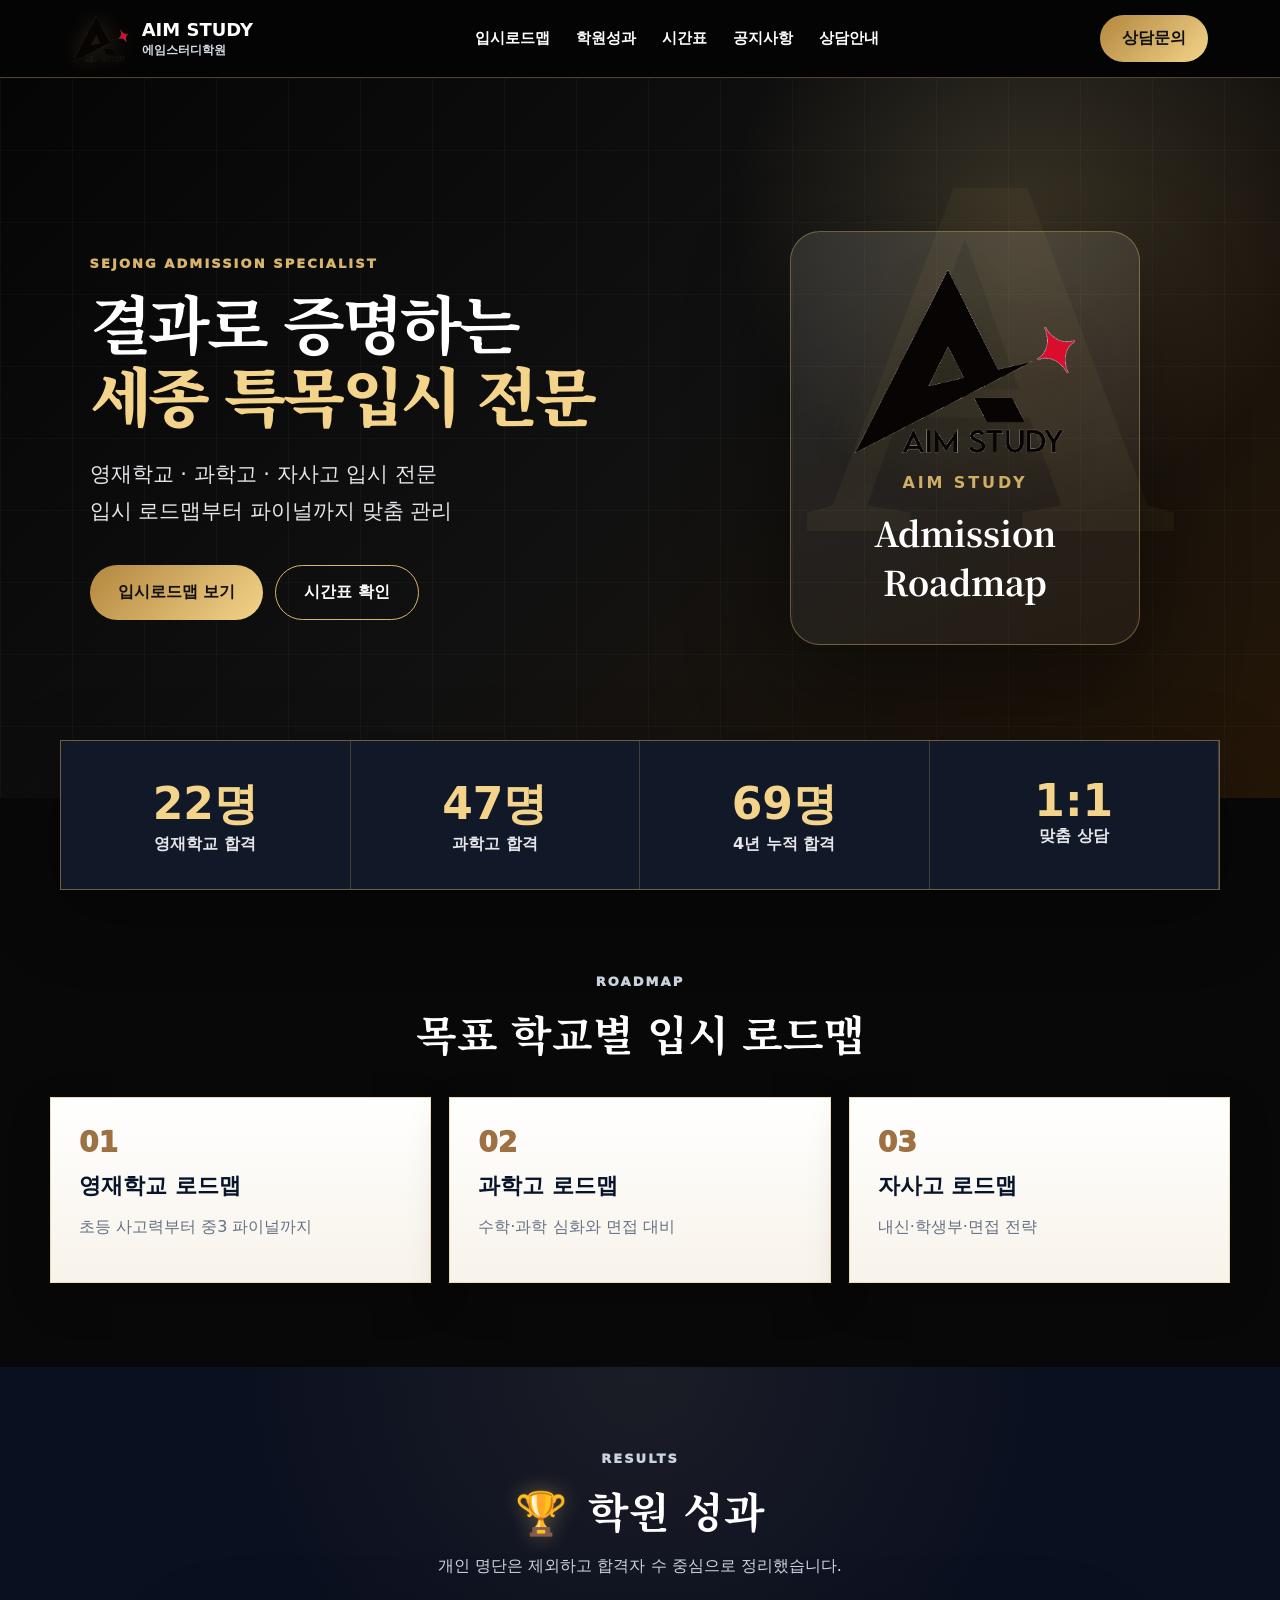
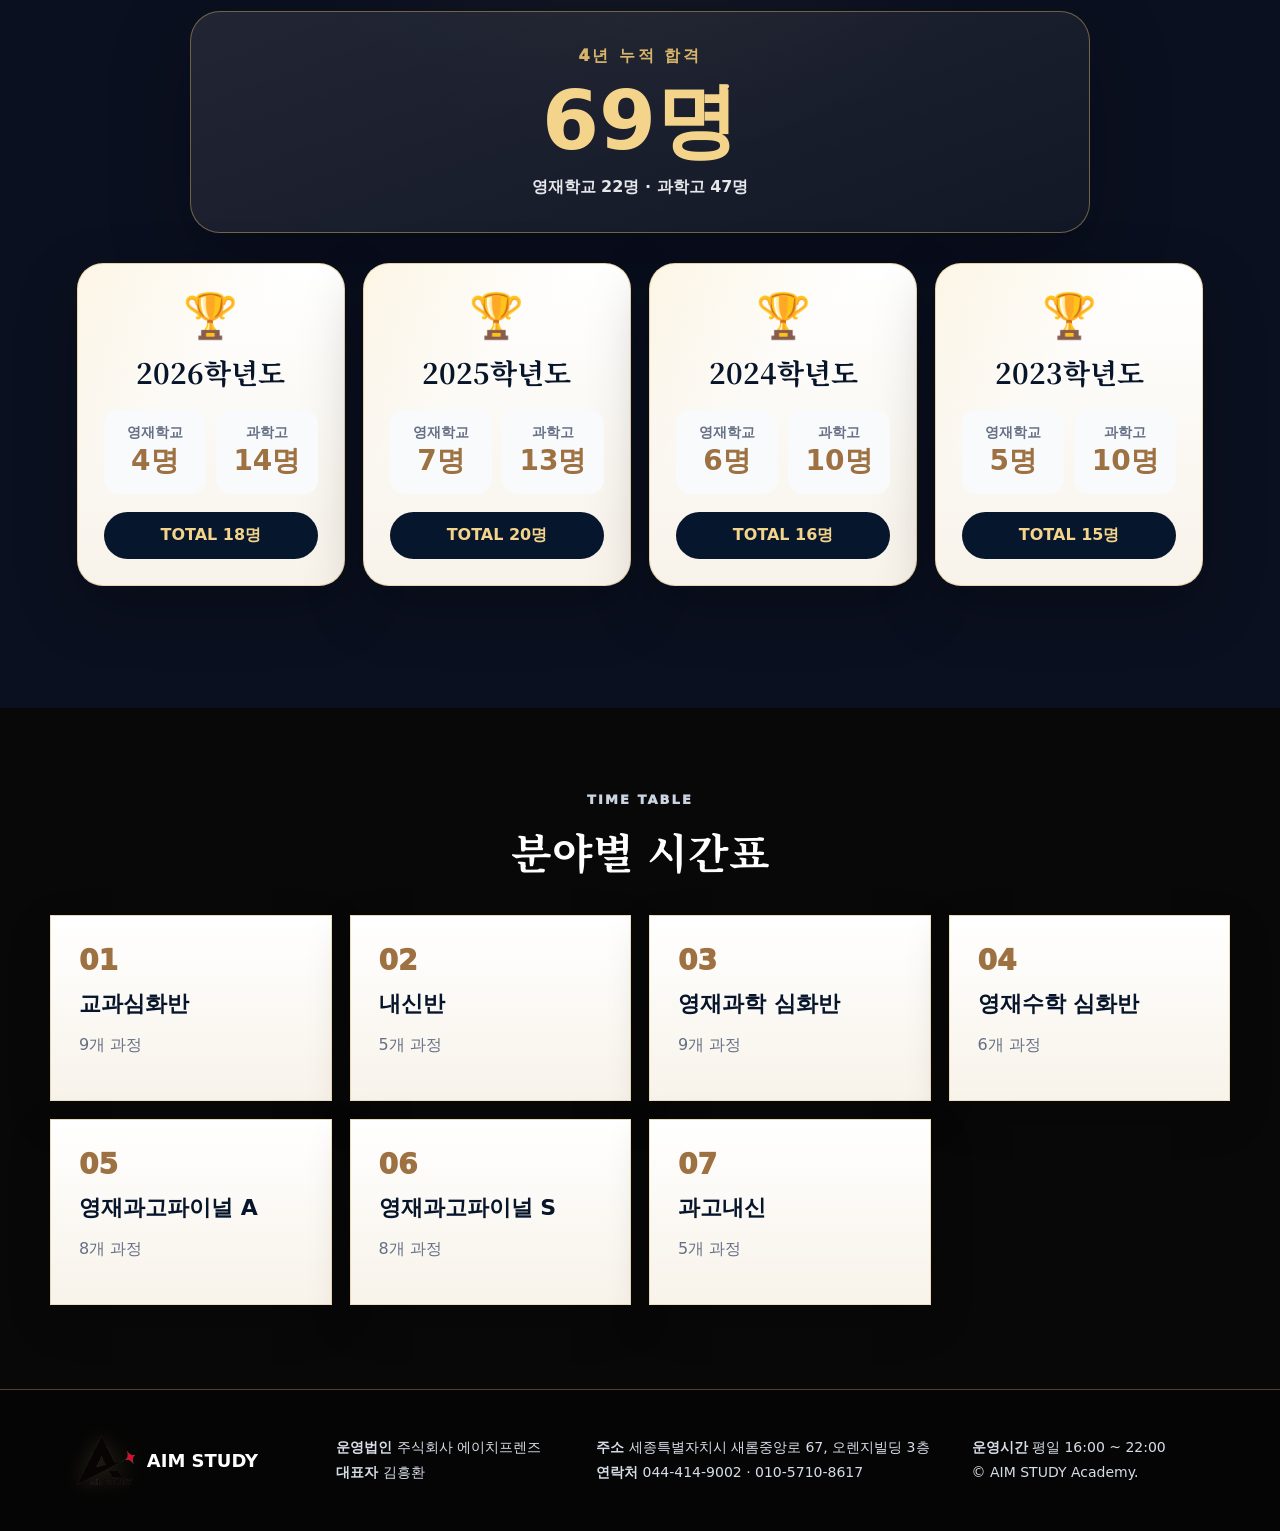
<file: index.html>
<!doctype html><html lang="ko"><head><title>에임스터디학원</title><meta charset="utf-8"><meta name="viewport" content="width=device-width, initial-scale=1"><link rel="preconnect" href="https://fonts.googleapis.com"><link rel="preconnect" href="https://fonts.gstatic.com" crossorigin><link href="https://fonts.googleapis.com/css2?family=Noto+Serif+KR:wght@500;700;900&family=SUIT:wght@400;500;700;800;900&display=swap" rel="stylesheet"><link rel="stylesheet" href="/styles.css"></head><body><header class="header"><a class="brand" href="/"><img src="/assets/logo-transparent.png"><span>AIM STUDY<small>에임스터디학원</small></span></a><nav><a href="/roadmap/">입시로드맵</a><a href="/results/">학원성과</a><a href="/timetable/">시간표</a><a href="/notice/">공지사항</a><a href="/contact/">상담안내</a></nav><a class="consult-btn" href="https://pf.kakao.com/_xghLaG" target="_blank">상담문의</a></header><main><section class="hero"><div class="hero-logo-bg">A</div><div class="hero-text"><p class="eyebrow">SEJONG ADMISSION SPECIALIST</p><h1>결과로 증명하는<br><strong>세종 특목입시 전문</strong></h1><p class="lead">영재학교 · 과학고 · 자사고 입시 전문<br>입시 로드맵부터 파이널까지 맞춤 관리</p><div class="hero-actions"><a class="btn gold" href="/roadmap/">입시로드맵 보기</a><a class="btn line" href="/timetable/">시간표 확인</a></div></div><div class="hero-card"><img src="/assets/logo-transparent.png"><p>AIM STUDY</p><strong>Admission Roadmap</strong></div></section><section class="premium-band"><a href="/results/"><b>22명</b><span>영재학교 합격</span></a><a href="/results/"><b>47명</b><span>과학고 합격</span></a><a href="/results/"><b>69명</b><span>4년 누적 합격</span></a><a href="/contact/"><b>1:1</b><span>맞춤 상담</span></a></section><section class="section roadmap-preview"><div class="section-head"><p class="eyebrow">ROADMAP</p><h2>목표 학교별 입시 로드맵</h2></div><div class="roadmap-cards"><a href="/roadmap/#gifted"><span>01</span><h3>영재학교 로드맵</h3><p>초등 사고력부터 중3 파이널까지</p></a><a href="/roadmap/#science"><span>02</span><h3>과학고 로드맵</h3><p>수학·과학 심화와 면접 대비</p></a><a href="/roadmap/#autonomous"><span>03</span><h3>자사고 로드맵</h3><p>내신·학생부·면접 전략</p></a></div></section><section class="section dark-results"><div class="section-head"><p class="eyebrow">RESULTS</p><h2><span class="trophy">🏆</span> 학원 성과</h2><p>개인 명단은 제외하고 합격자 수 중심으로 정리했습니다.</p></div><div class="total-result"><span>4년 누적 합격</span><strong>69명</strong><p>영재학교 22명 · 과학고 47명</p></div><div class="result-count-grid"><a href="/assets/result-2026.svg" target="_blank" class="result-count-card"><div class="cup">🏆</div><h3>2026학년도</h3><div class="mini-stats"><p><span>영재학교</span><b>4명</b></p><p><span>과학고</span><b>14명</b></p></div><strong>TOTAL 18명</strong></a><a href="/assets/result-2025.svg" target="_blank" class="result-count-card"><div class="cup">🏆</div><h3>2025학년도</h3><div class="mini-stats"><p><span>영재학교</span><b>7명</b></p><p><span>과학고</span><b>13명</b></p></div><strong>TOTAL 20명</strong></a><a href="/assets/result-2024.svg" target="_blank" class="result-count-card"><div class="cup">🏆</div><h3>2024학년도</h3><div class="mini-stats"><p><span>영재학교</span><b>6명</b></p><p><span>과학고</span><b>10명</b></p></div><strong>TOTAL 16명</strong></a><a href="/assets/result-2023.svg" target="_blank" class="result-count-card"><div class="cup">🏆</div><h3>2023학년도</h3><div class="mini-stats"><p><span>영재학교</span><b>5명</b></p><p><span>과학고</span><b>10명</b></p></div><strong>TOTAL 15명</strong></a></div></section><section class="section"><div class="section-head"><p class="eyebrow">TIME TABLE</p><h2>분야별 시간표</h2></div><div class="category-grid"><a class="category-card" href="/timetable/core-math/"><span>01</span><h3>교과심화반</h3><p>9개 과정</p></a><a class="category-card" href="/timetable/school-exam/"><span>02</span><h3>내신반</h3><p>5개 과정</p></a><a class="category-card" href="/timetable/gifted-science/"><span>03</span><h3>영재과학 심화반</h3><p>9개 과정</p></a><a class="category-card" href="/timetable/gifted-math/"><span>04</span><h3>영재수학 심화반</h3><p>6개 과정</p></a><a class="category-card" href="/timetable/final-a/"><span>05</span><h3>영재과고파이널 A</h3><p>8개 과정</p></a><a class="category-card" href="/timetable/final-s/"><span>06</span><h3>영재과고파이널 S</h3><p>8개 과정</p></a><a class="category-card" href="/timetable/science-high-exam/"><span>07</span><h3>과고내신</h3><p>5개 과정</p></a></div></section></main><footer><div class="footer-logo"><img src="/assets/logo-transparent.png"><strong>AIM STUDY</strong></div><div><p><b>운영법인</b> 주식회사 에이치프렌즈</p><p><b>대표자</b> 김흥환</p></div><div><p><b>주소</b> 세종특별자치시 새롬중앙로 67, 오렌지빌딩 3층</p><p><b>연락처</b> 044-414-9002 · 010-5710-8617</p></div><div><p><b>운영시간</b> 평일 16:00 ~ 22:00</p><p>© AIM STUDY Academy.</p></div></footer></body></html>
</file>
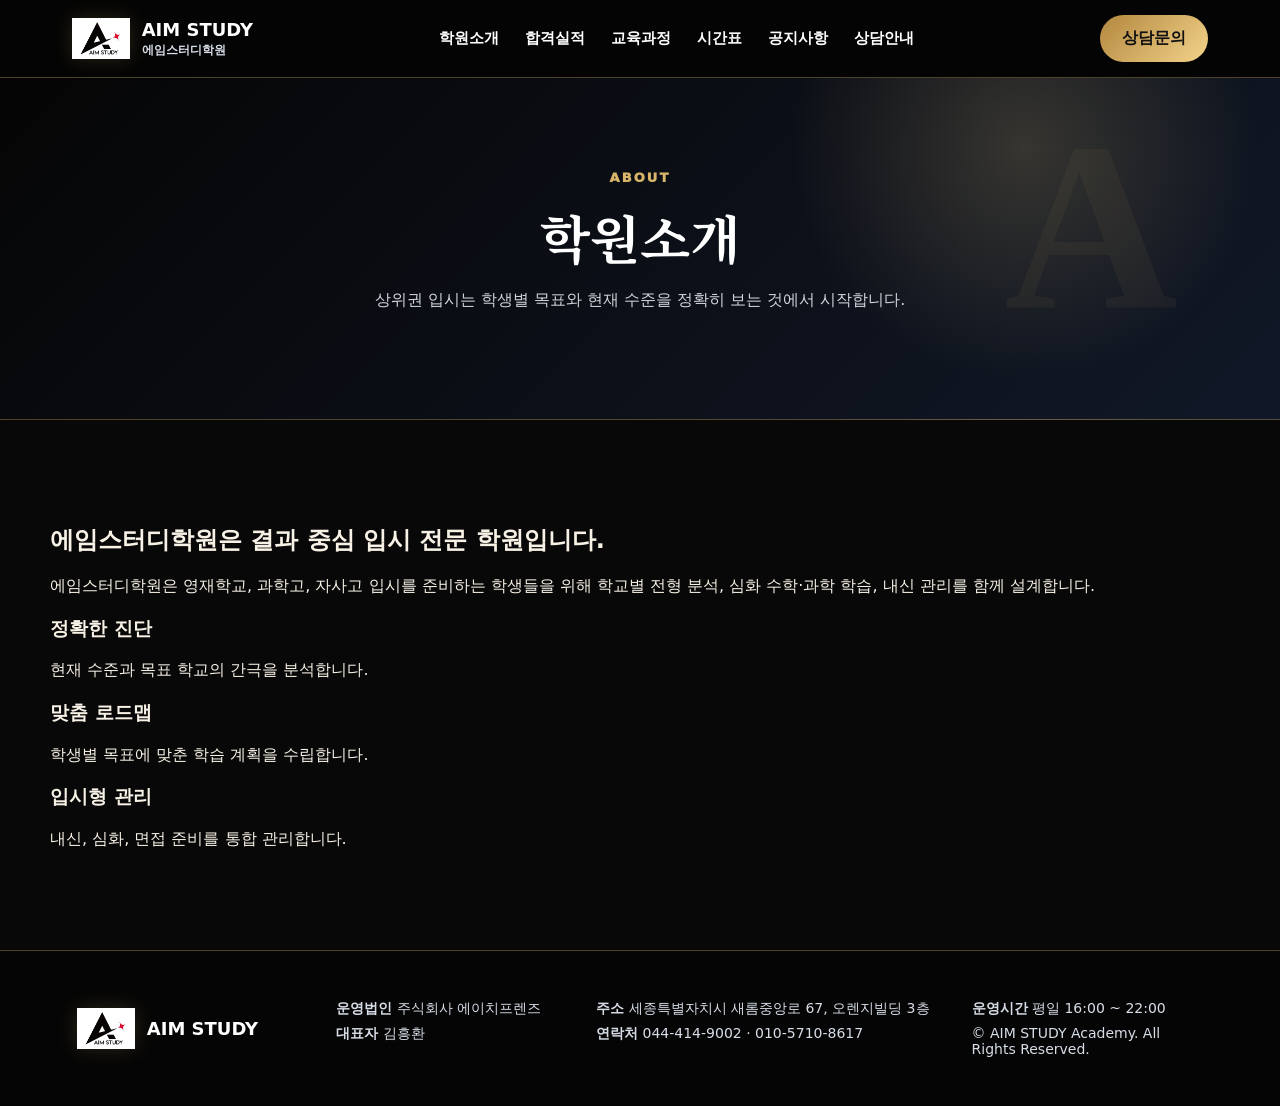
<file: about/index.html>
<!doctype html>
<html lang="ko">
<head>
<title>학원소개 | 에임스터디학원</title>
<meta name="description" content="에임스터디학원 소개">
<meta charset="utf-8">
<meta name="viewport" content="width=device-width, initial-scale=1">
<link rel="preconnect" href="https://fonts.googleapis.com">
<link rel="preconnect" href="https://fonts.gstatic.com" crossorigin>
<link href="https://fonts.googleapis.com/css2?family=Noto+Serif+KR:wght@500;700;900&family=SUIT:wght@400;500;700;800;900&display=swap" rel="stylesheet">
<link rel="stylesheet" href="/styles.css">
</head>
<body>
<header class="header">
  <a class="brand" href="/"><img src="/assets/logo.png" alt="에임스터디학원 로고"><span>AIM STUDY<small>에임스터디학원</small></span></a>
  <nav>
    <a href="/about/">학원소개</a>
    <a href="/results/">합격실적</a>
    <a href="/curriculum/">교육과정</a>
    <a href="/timetable/">시간표</a>
    <a href="/notice/">공지사항</a>
    <a href="/contact/">상담안내</a>
  </nav>
  <a class="consult-btn" href="https://pf.kakao.com/_xghLaG" target="_blank" rel="noopener">상담문의</a>
</header>

<main><section class="sub-hero"><p class="eyebrow">ABOUT</p><h1>학원소개</h1><p>상위권 입시는 학생별 목표와 현재 수준을 정확히 보는 것에서 시작합니다.</p></section>
<section class="section page-text">
<h2>에임스터디학원은 결과 중심 입시 전문 학원입니다.</h2>
<p>에임스터디학원은 영재학교, 과학고, 자사고 입시를 준비하는 학생들을 위해 학교별 전형 분석, 심화 수학·과학 학습, 내신 관리를 함께 설계합니다.</p>
<div class="info-grid">
<article><h3>정확한 진단</h3><p>현재 수준과 목표 학교의 간극을 분석합니다.</p></article>
<article><h3>맞춤 로드맵</h3><p>학생별 목표에 맞춘 학습 계획을 수립합니다.</p></article>
<article><h3>입시형 관리</h3><p>내신, 심화, 면접 준비를 통합 관리합니다.</p></article>
</div>
</section></main>
<footer>
  <div class="footer-logo"><img src="/assets/logo.png" alt="에임스터디학원"><strong>AIM STUDY</strong></div>
  <div><p><b>운영법인</b> 주식회사 에이치프렌즈</p><p><b>대표자</b> 김흥환</p></div>
  <div><p><b>주소</b> 세종특별자치시 새롬중앙로 67, 오렌지빌딩 3층</p><p><b>연락처</b> 044-414-9002 · 010-5710-8617</p></div>
  <div><p><b>운영시간</b> 평일 16:00 ~ 22:00</p><p>© AIM STUDY Academy. All Rights Reserved.</p></div>
</footer>
<script src="/script.js"></script>
</body>
</html>
</file>
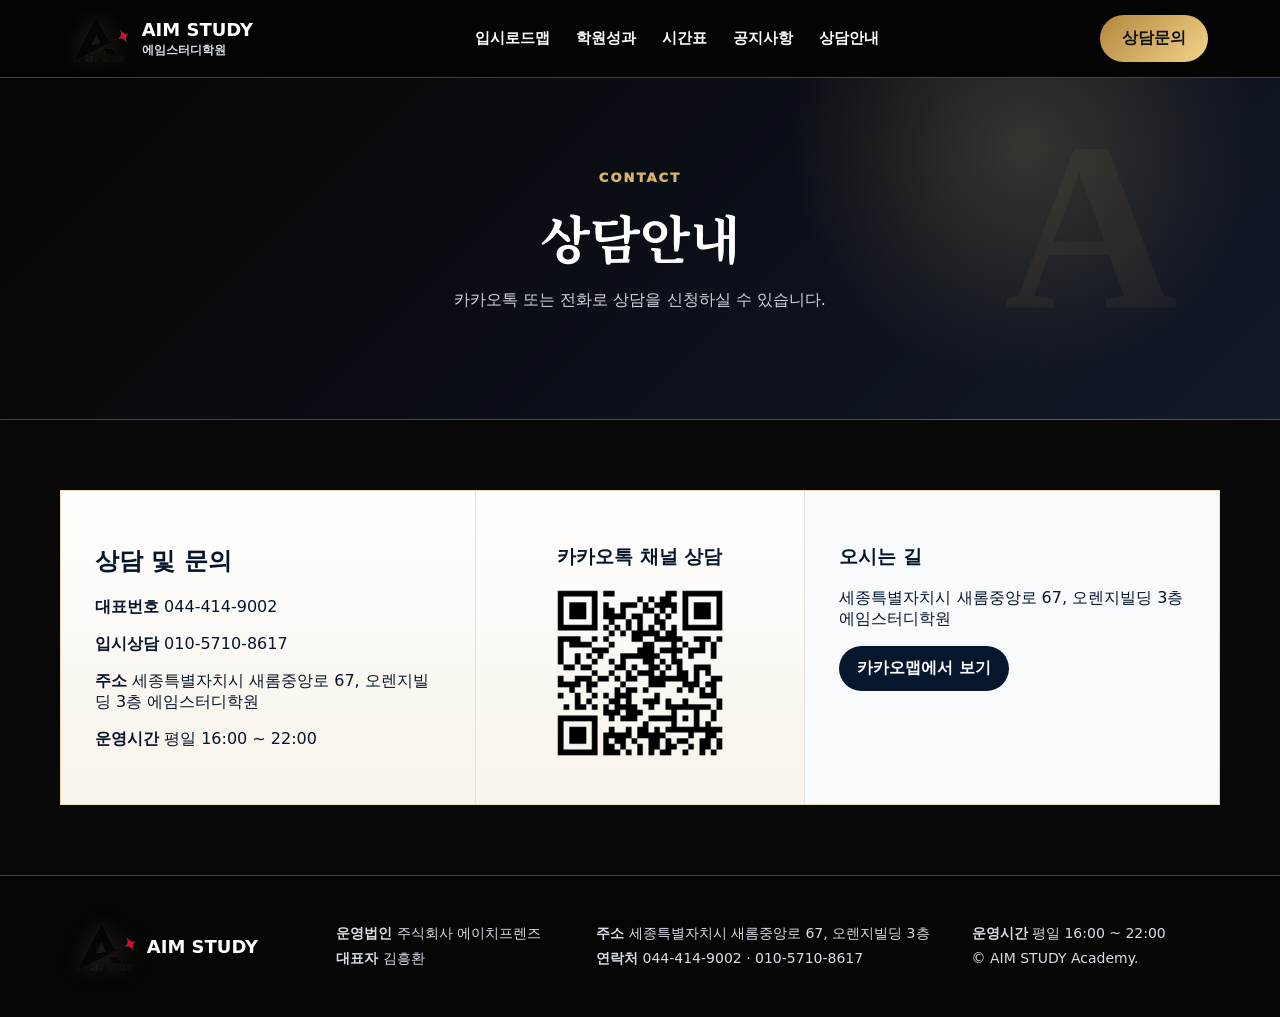
<file: contact/index.html>
<!doctype html><html lang="ko"><head><title>상담안내 | 에임스터디학원</title><meta charset="utf-8"><meta name="viewport" content="width=device-width, initial-scale=1"><link rel="preconnect" href="https://fonts.googleapis.com"><link rel="preconnect" href="https://fonts.gstatic.com" crossorigin><link href="https://fonts.googleapis.com/css2?family=Noto+Serif+KR:wght@500;700;900&family=SUIT:wght@400;500;700;800;900&display=swap" rel="stylesheet"><link rel="stylesheet" href="/styles.css"></head><body><header class="header"><a class="brand" href="/"><img src="/assets/logo-transparent.png"><span>AIM STUDY<small>에임스터디학원</small></span></a><nav><a href="/roadmap/">입시로드맵</a><a href="/results/">학원성과</a><a href="/timetable/">시간표</a><a href="/notice/">공지사항</a><a href="/contact/">상담안내</a></nav><a class="consult-btn" href="https://pf.kakao.com/_xghLaG" target="_blank">상담문의</a></header><main><section class="sub-hero"><p class="eyebrow">CONTACT</p><h1>상담안내</h1><p>카카오톡 또는 전화로 상담을 신청하실 수 있습니다.</p></section><section class="contact-section standalone"><div class="contact-card"><h2>상담 및 문의</h2><p><b>대표번호</b> 044-414-9002</p><p><b>입시상담</b> 010-5710-8617</p><p><b>주소</b> 세종특별자치시 새롬중앙로 67, 오렌지빌딩 3층 에임스터디학원</p><p><b>운영시간</b> 평일 16:00 ~ 22:00</p></div><div class="qr-card"><h3>카카오톡 채널 상담</h3><img src="/assets/kakao-qr.png"></div><div class="map-card"><h3>오시는 길</h3><p>세종특별자치시 새롬중앙로 67, 오렌지빌딩 3층 에임스터디학원</p><a href="https://map.kakao.com/link/search/%EC%84%B8%EC%A2%85%ED%8A%B9%EB%B3%84%EC%9E%90%EC%B9%98%EC%8B%9C%20%EC%83%88%EB%A1%AC%EC%A4%91%EC%95%99%EB%A1%9C%2067%2C%20%EC%98%A4%EB%A0%8C%EC%A7%80%EB%B9%8C%EB%94%A9%203%EC%B8%B5%20%EC%97%90%EC%9E%84%EC%8A%A4%ED%84%B0%EB%94%94%ED%95%99%EC%9B%90" target="_blank">카카오맵에서 보기</a></div></section></main><footer><div class="footer-logo"><img src="/assets/logo-transparent.png"><strong>AIM STUDY</strong></div><div><p><b>운영법인</b> 주식회사 에이치프렌즈</p><p><b>대표자</b> 김흥환</p></div><div><p><b>주소</b> 세종특별자치시 새롬중앙로 67, 오렌지빌딩 3층</p><p><b>연락처</b> 044-414-9002 · 010-5710-8617</p></div><div><p><b>운영시간</b> 평일 16:00 ~ 22:00</p><p>© AIM STUDY Academy.</p></div></footer></body></html>
</file>
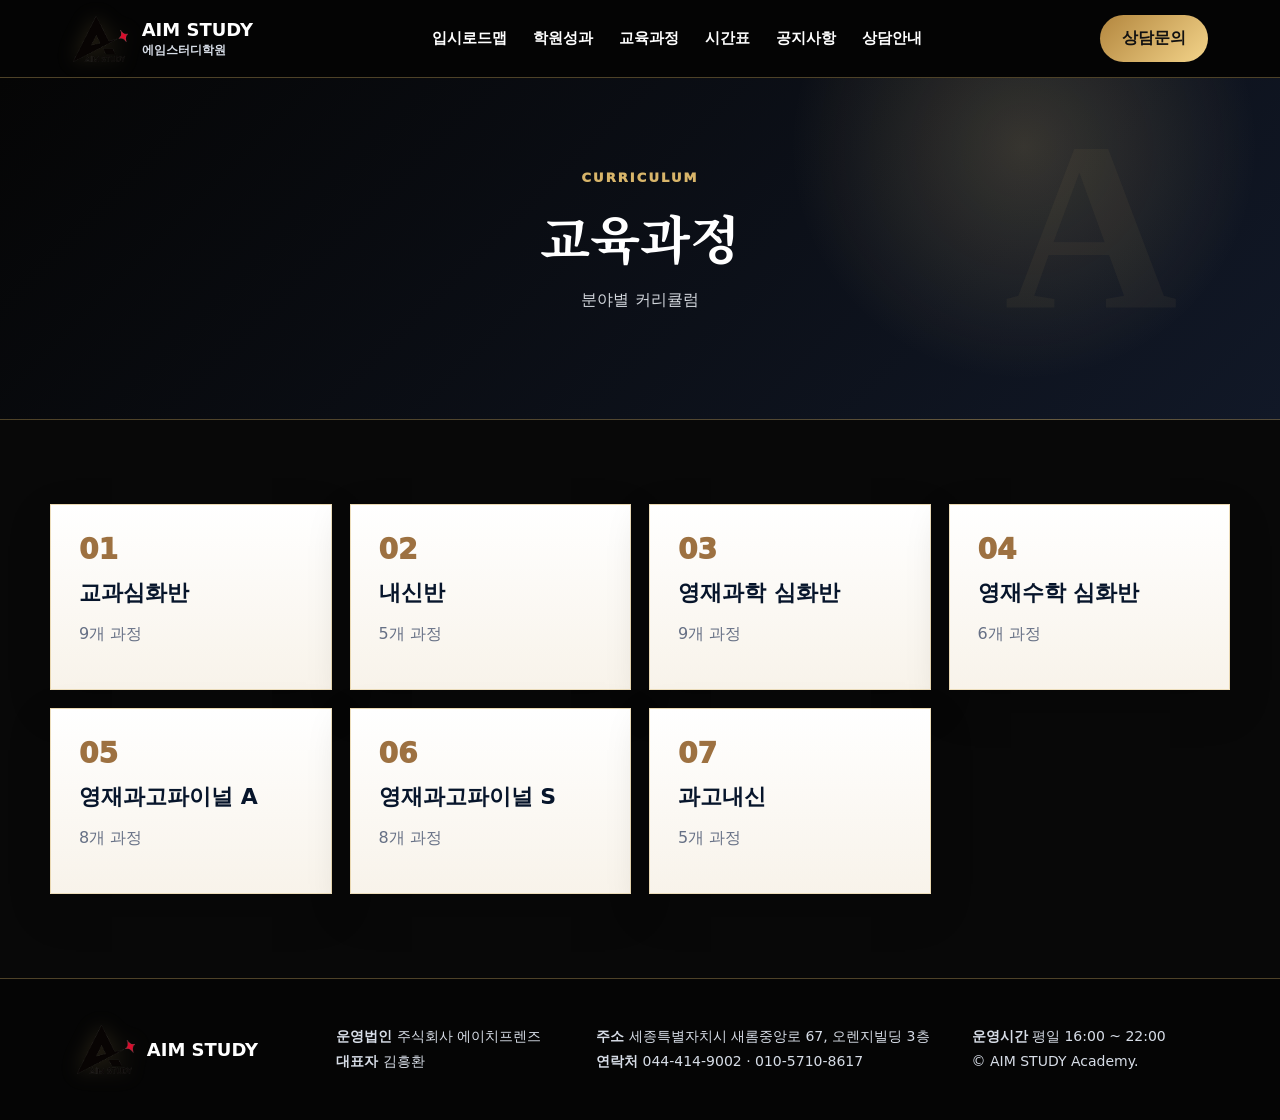
<file: curriculum/index.html>
<!doctype html><html lang="ko"><head><title>교육과정 | 에임스터디학원</title><meta charset="utf-8"><meta name="viewport" content="width=device-width, initial-scale=1">
<link rel="preconnect" href="https://fonts.googleapis.com"><link rel="preconnect" href="https://fonts.gstatic.com" crossorigin>
<link href="https://fonts.googleapis.com/css2?family=Noto+Serif+KR:wght@500;700;900&family=SUIT:wght@400;500;700;800;900&display=swap" rel="stylesheet">
<link rel="stylesheet" href="/styles.css"></head><body><header class="header">
<a class="brand" href="/"><img src="/assets/logo-transparent.png" alt="에임스터디학원"><span>AIM STUDY<small>에임스터디학원</small></span></a>
<nav><a href="/roadmap/">입시로드맵</a><a href="/results/">학원성과</a><a href="/curriculum/">교육과정</a><a href="/timetable/">시간표</a><a href="/notice/">공지사항</a><a href="/contact/">상담안내</a></nav>
<a class="consult-btn" href="https://pf.kakao.com/_xghLaG" target="_blank">상담문의</a></header><main><section class="sub-hero"><p class="eyebrow">CURRICULUM</p><h1>교육과정</h1><p>분야별 커리큘럼</p></section><section class="section"><div class="category-grid"><a class="category-card" href="/timetable/core-math/"><span>01</span><h3>교과심화반</h3><p>9개 과정</p></a><a class="category-card" href="/timetable/school-exam/"><span>02</span><h3>내신반</h3><p>5개 과정</p></a><a class="category-card" href="/timetable/gifted-science/"><span>03</span><h3>영재과학 심화반</h3><p>9개 과정</p></a><a class="category-card" href="/timetable/gifted-math/"><span>04</span><h3>영재수학 심화반</h3><p>6개 과정</p></a><a class="category-card" href="/timetable/final-a/"><span>05</span><h3>영재과고파이널 A</h3><p>8개 과정</p></a><a class="category-card" href="/timetable/final-s/"><span>06</span><h3>영재과고파이널 S</h3><p>8개 과정</p></a><a class="category-card" href="/timetable/science-high-exam/"><span>07</span><h3>과고내신</h3><p>5개 과정</p></a></div></section></main><footer><div class="footer-logo"><img src="/assets/logo-transparent.png"><strong>AIM STUDY</strong></div><div><p><b>운영법인</b> 주식회사 에이치프렌즈</p><p><b>대표자</b> 김흥환</p></div><div><p><b>주소</b> 세종특별자치시 새롬중앙로 67, 오렌지빌딩 3층</p><p><b>연락처</b> 044-414-9002 · 010-5710-8617</p></div><div><p><b>운영시간</b> 평일 16:00 ~ 22:00</p><p>© AIM STUDY Academy.</p></div></footer></body></html>
</file>
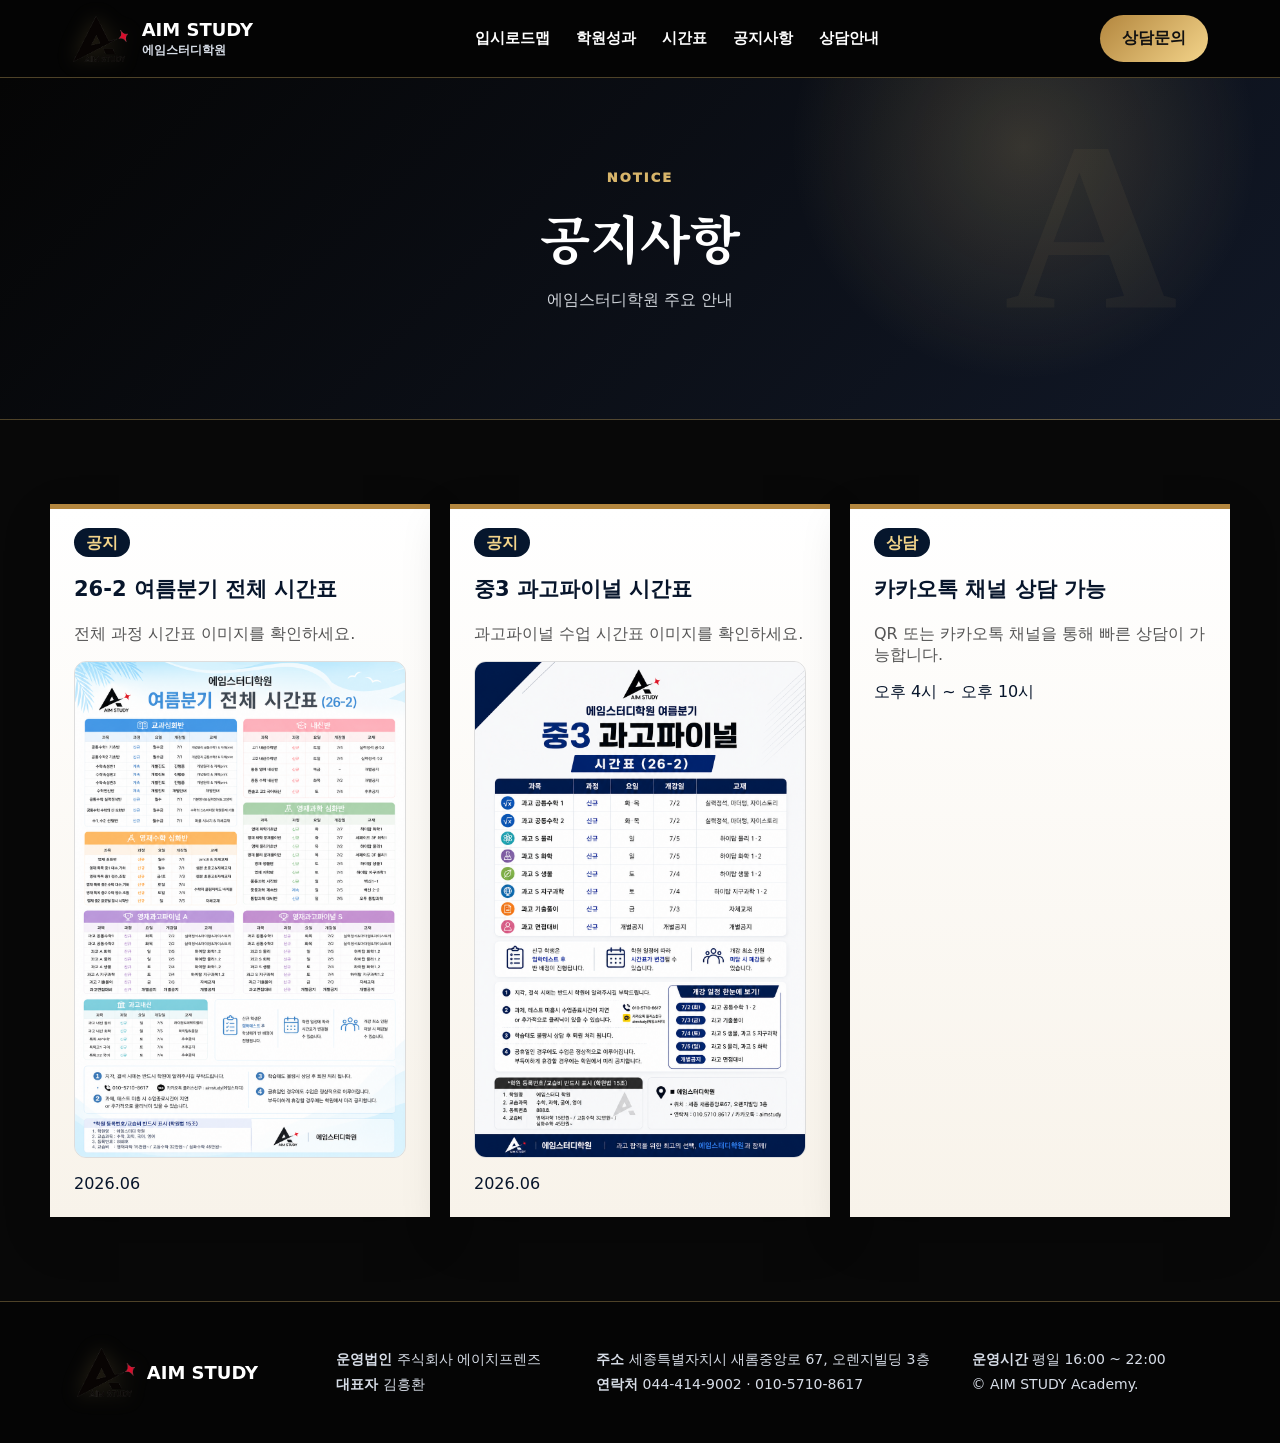
<file: notice/index.html>
<!doctype html><html lang="ko"><head><title>공지사항 | 에임스터디학원</title><meta charset="utf-8"><meta name="viewport" content="width=device-width, initial-scale=1"><link rel="preconnect" href="https://fonts.googleapis.com"><link rel="preconnect" href="https://fonts.gstatic.com" crossorigin><link href="https://fonts.googleapis.com/css2?family=Noto+Serif+KR:wght@500;700;900&family=SUIT:wght@400;500;700;800;900&display=swap" rel="stylesheet"><link rel="stylesheet" href="/styles.css"></head><body><header class="header"><a class="brand" href="/"><img src="/assets/logo-transparent.png"><span>AIM STUDY<small>에임스터디학원</small></span></a><nav><a href="/roadmap/">입시로드맵</a><a href="/results/">학원성과</a><a href="/timetable/">시간표</a><a href="/notice/">공지사항</a><a href="/contact/">상담안내</a></nav><a class="consult-btn" href="https://pf.kakao.com/_xghLaG" target="_blank">상담문의</a></header><main><section class="sub-hero"><p class="eyebrow">NOTICE</p><h1>공지사항</h1><p>에임스터디학원 주요 안내</p></section><section class="section notice"><div class="notice-grid"><article><span>공지</span><h3>26-2 여름분기 전체 시간표</h3><p>전체 과정 시간표 이미지를 확인하세요.</p><a href="/assets/timetable-all.png" target="_blank"><img src="/assets/timetable-all.png" class="notice-img"></a><time>2026.06</time></article><article><span>공지</span><h3>중3 과고파이널 시간표</h3><p>과고파이널 수업 시간표 이미지를 확인하세요.</p><a href="/assets/timetable-science.png" target="_blank"><img src="/assets/timetable-science.png" class="notice-img"></a><time>2026.06</time></article><article><span>상담</span><h3>카카오톡 채널 상담 가능</h3><p>QR 또는 카카오톡 채널을 통해 빠른 상담이 가능합니다.</p><time>오후 4시 ~ 오후 10시</time></article></div></section></main><footer><div class="footer-logo"><img src="/assets/logo-transparent.png"><strong>AIM STUDY</strong></div><div><p><b>운영법인</b> 주식회사 에이치프렌즈</p><p><b>대표자</b> 김흥환</p></div><div><p><b>주소</b> 세종특별자치시 새롬중앙로 67, 오렌지빌딩 3층</p><p><b>연락처</b> 044-414-9002 · 010-5710-8617</p></div><div><p><b>운영시간</b> 평일 16:00 ~ 22:00</p><p>© AIM STUDY Academy.</p></div></footer></body></html>
</file>
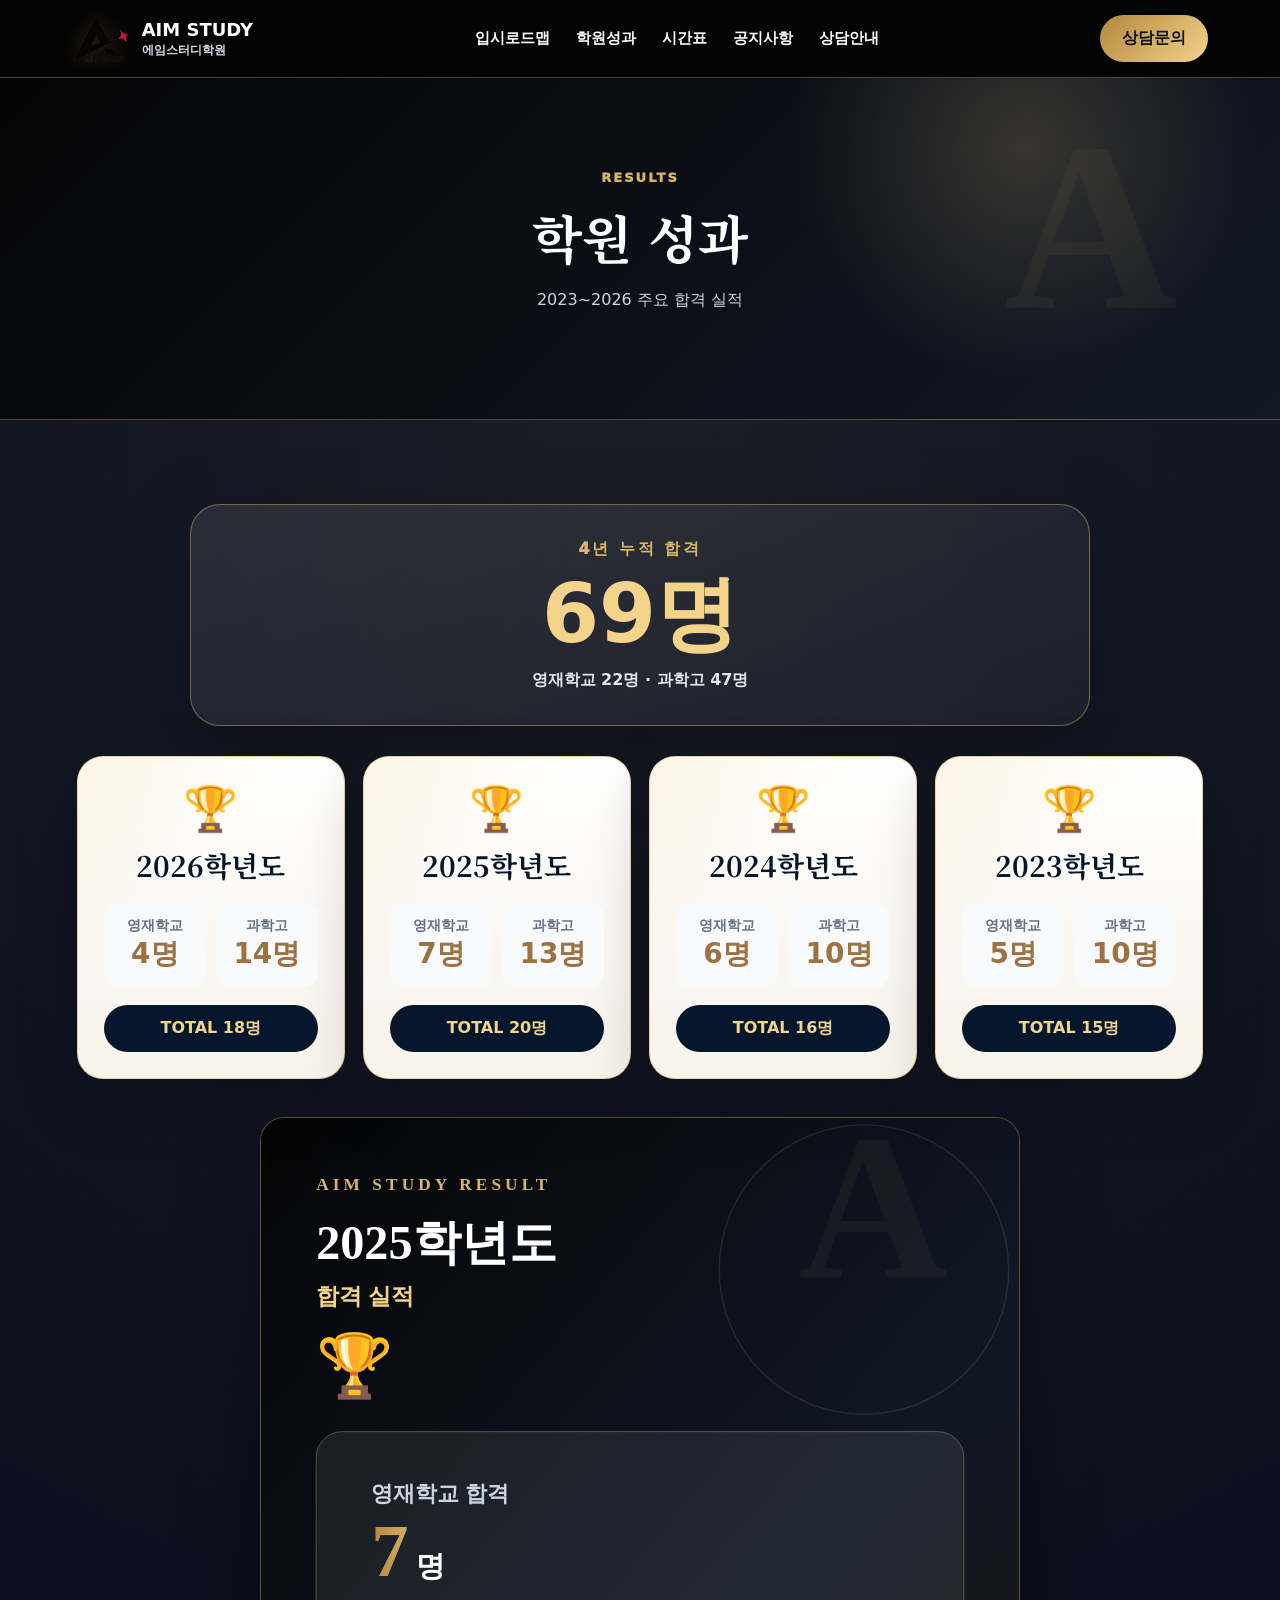
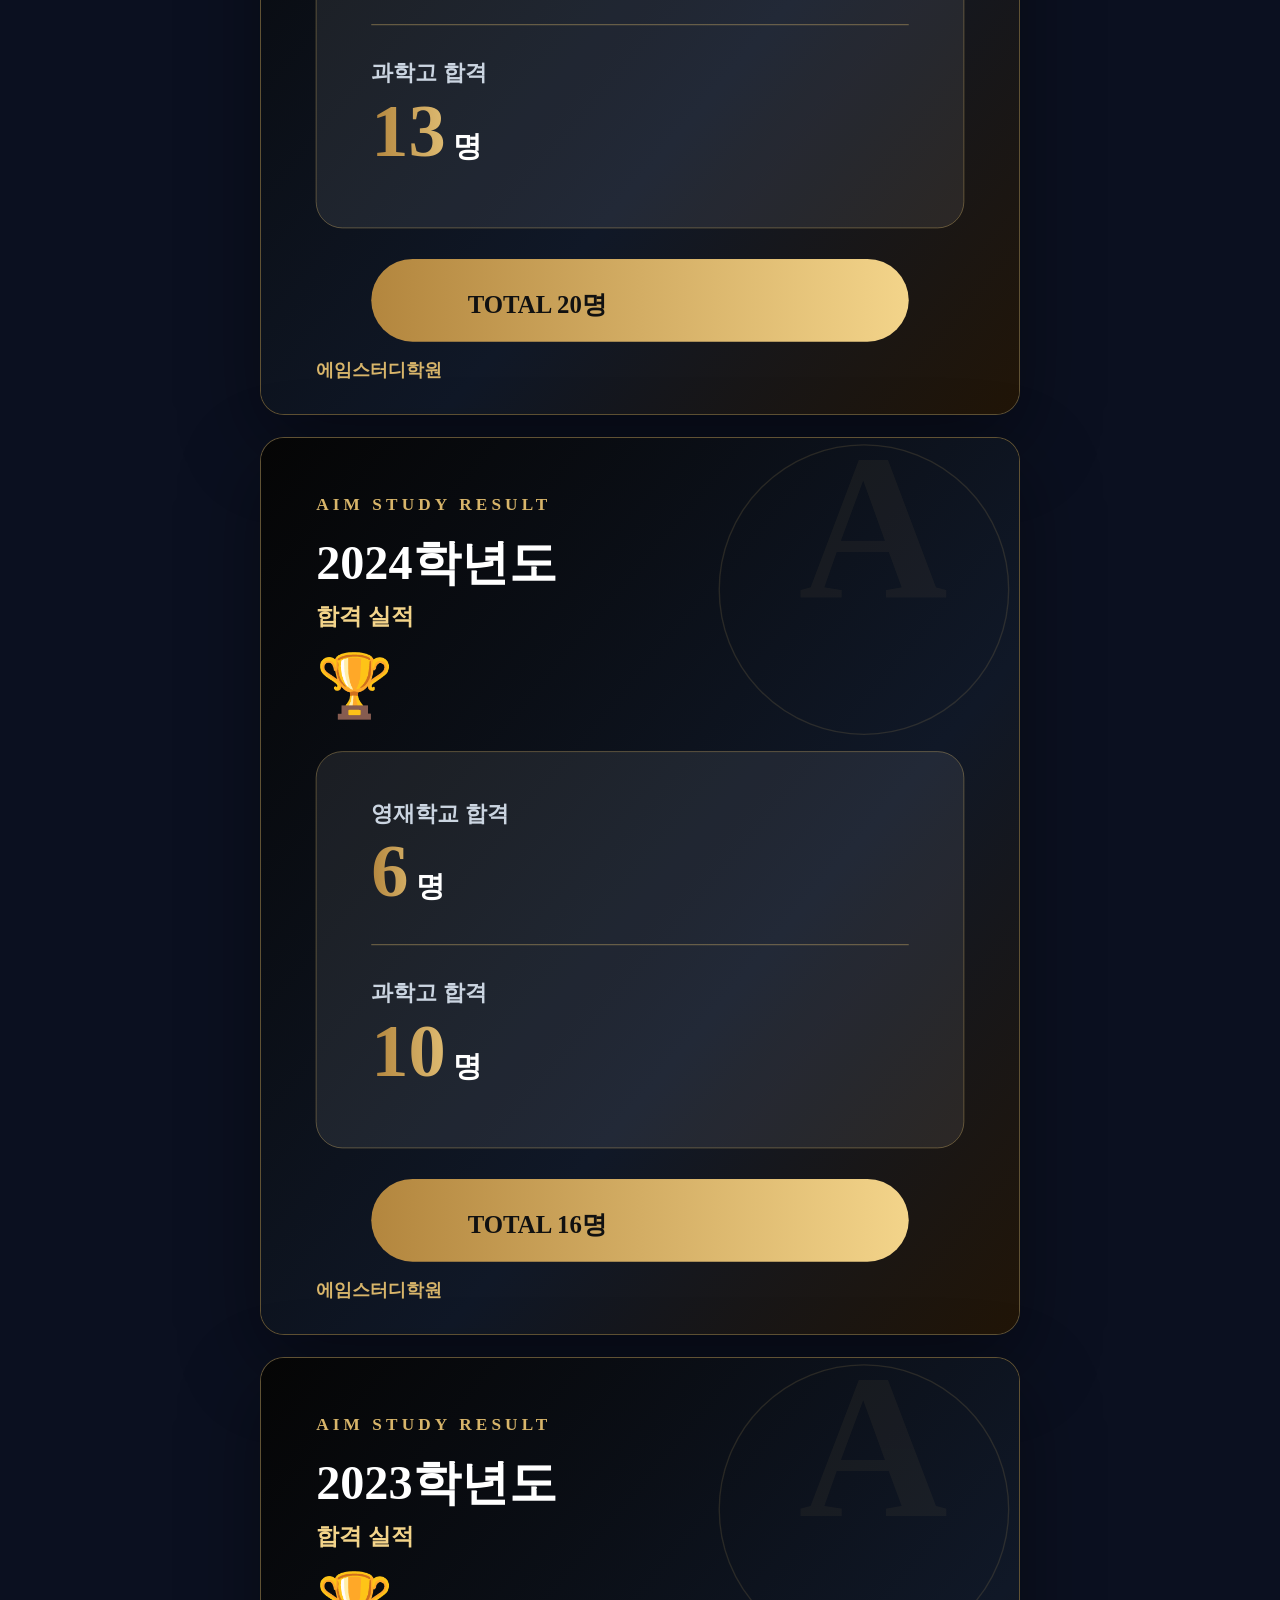
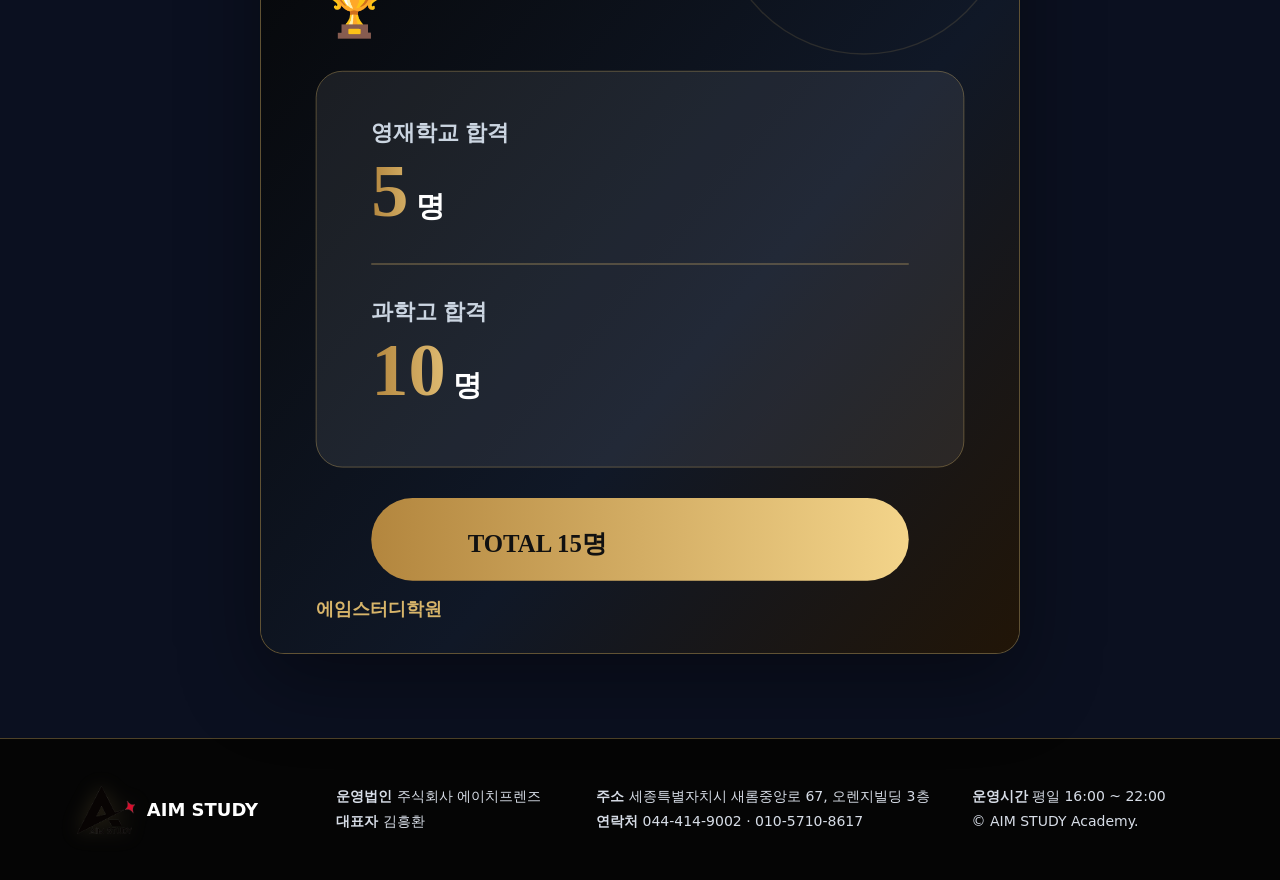
<file: results/index.html>
<!doctype html><html lang="ko"><head><title>학원성과 | 에임스터디학원</title><meta charset="utf-8"><meta name="viewport" content="width=device-width, initial-scale=1"><link rel="preconnect" href="https://fonts.googleapis.com"><link rel="preconnect" href="https://fonts.gstatic.com" crossorigin><link href="https://fonts.googleapis.com/css2?family=Noto+Serif+KR:wght@500;700;900&family=SUIT:wght@400;500;700;800;900&display=swap" rel="stylesheet"><link rel="stylesheet" href="/styles.css"></head><body><header class="header"><a class="brand" href="/"><img src="/assets/logo-transparent.png"><span>AIM STUDY<small>에임스터디학원</small></span></a><nav><a href="/roadmap/">입시로드맵</a><a href="/results/">학원성과</a><a href="/timetable/">시간표</a><a href="/notice/">공지사항</a><a href="/contact/">상담안내</a></nav><a class="consult-btn" href="https://pf.kakao.com/_xghLaG" target="_blank">상담문의</a></header><main><section class="sub-hero"><p class="eyebrow">RESULTS</p><h1>학원 성과</h1><p>2023~2026 주요 합격 실적</p></section><section class="section dark-results"><div class="total-result"><span>4년 누적 합격</span><strong>69명</strong><p>영재학교 22명 · 과학고 47명</p></div><div class="result-count-grid"><a href="/assets/result-2026.svg" target="_blank" class="result-count-card"><div class="cup">🏆</div><h3>2026학년도</h3><div class="mini-stats"><p><span>영재학교</span><b>4명</b></p><p><span>과학고</span><b>14명</b></p></div><strong>TOTAL 18명</strong></a><a href="/assets/result-2025.svg" target="_blank" class="result-count-card"><div class="cup">🏆</div><h3>2025학년도</h3><div class="mini-stats"><p><span>영재학교</span><b>7명</b></p><p><span>과학고</span><b>13명</b></p></div><strong>TOTAL 20명</strong></a><a href="/assets/result-2024.svg" target="_blank" class="result-count-card"><div class="cup">🏆</div><h3>2024학년도</h3><div class="mini-stats"><p><span>영재학교</span><b>6명</b></p><p><span>과학고</span><b>10명</b></p></div><strong>TOTAL 16명</strong></a><a href="/assets/result-2023.svg" target="_blank" class="result-count-card"><div class="cup">🏆</div><h3>2023학년도</h3><div class="mini-stats"><p><span>영재학교</span><b>5명</b></p><p><span>과학고</span><b>10명</b></p></div><strong>TOTAL 15명</strong></a></div><div class="result-images large"><a href="/assets/result-2025.svg" target="_blank"><img src="/assets/result-2025.svg"></a><a href="/assets/result-2024.svg" target="_blank"><img src="/assets/result-2024.svg"></a><a href="/assets/result-2023.svg" target="_blank"><img src="/assets/result-2023.svg"></a></div></section></main><footer><div class="footer-logo"><img src="/assets/logo-transparent.png"><strong>AIM STUDY</strong></div><div><p><b>운영법인</b> 주식회사 에이치프렌즈</p><p><b>대표자</b> 김흥환</p></div><div><p><b>주소</b> 세종특별자치시 새롬중앙로 67, 오렌지빌딩 3층</p><p><b>연락처</b> 044-414-9002 · 010-5710-8617</p></div><div><p><b>운영시간</b> 평일 16:00 ~ 22:00</p><p>© AIM STUDY Academy.</p></div></footer></body></html>
</file>
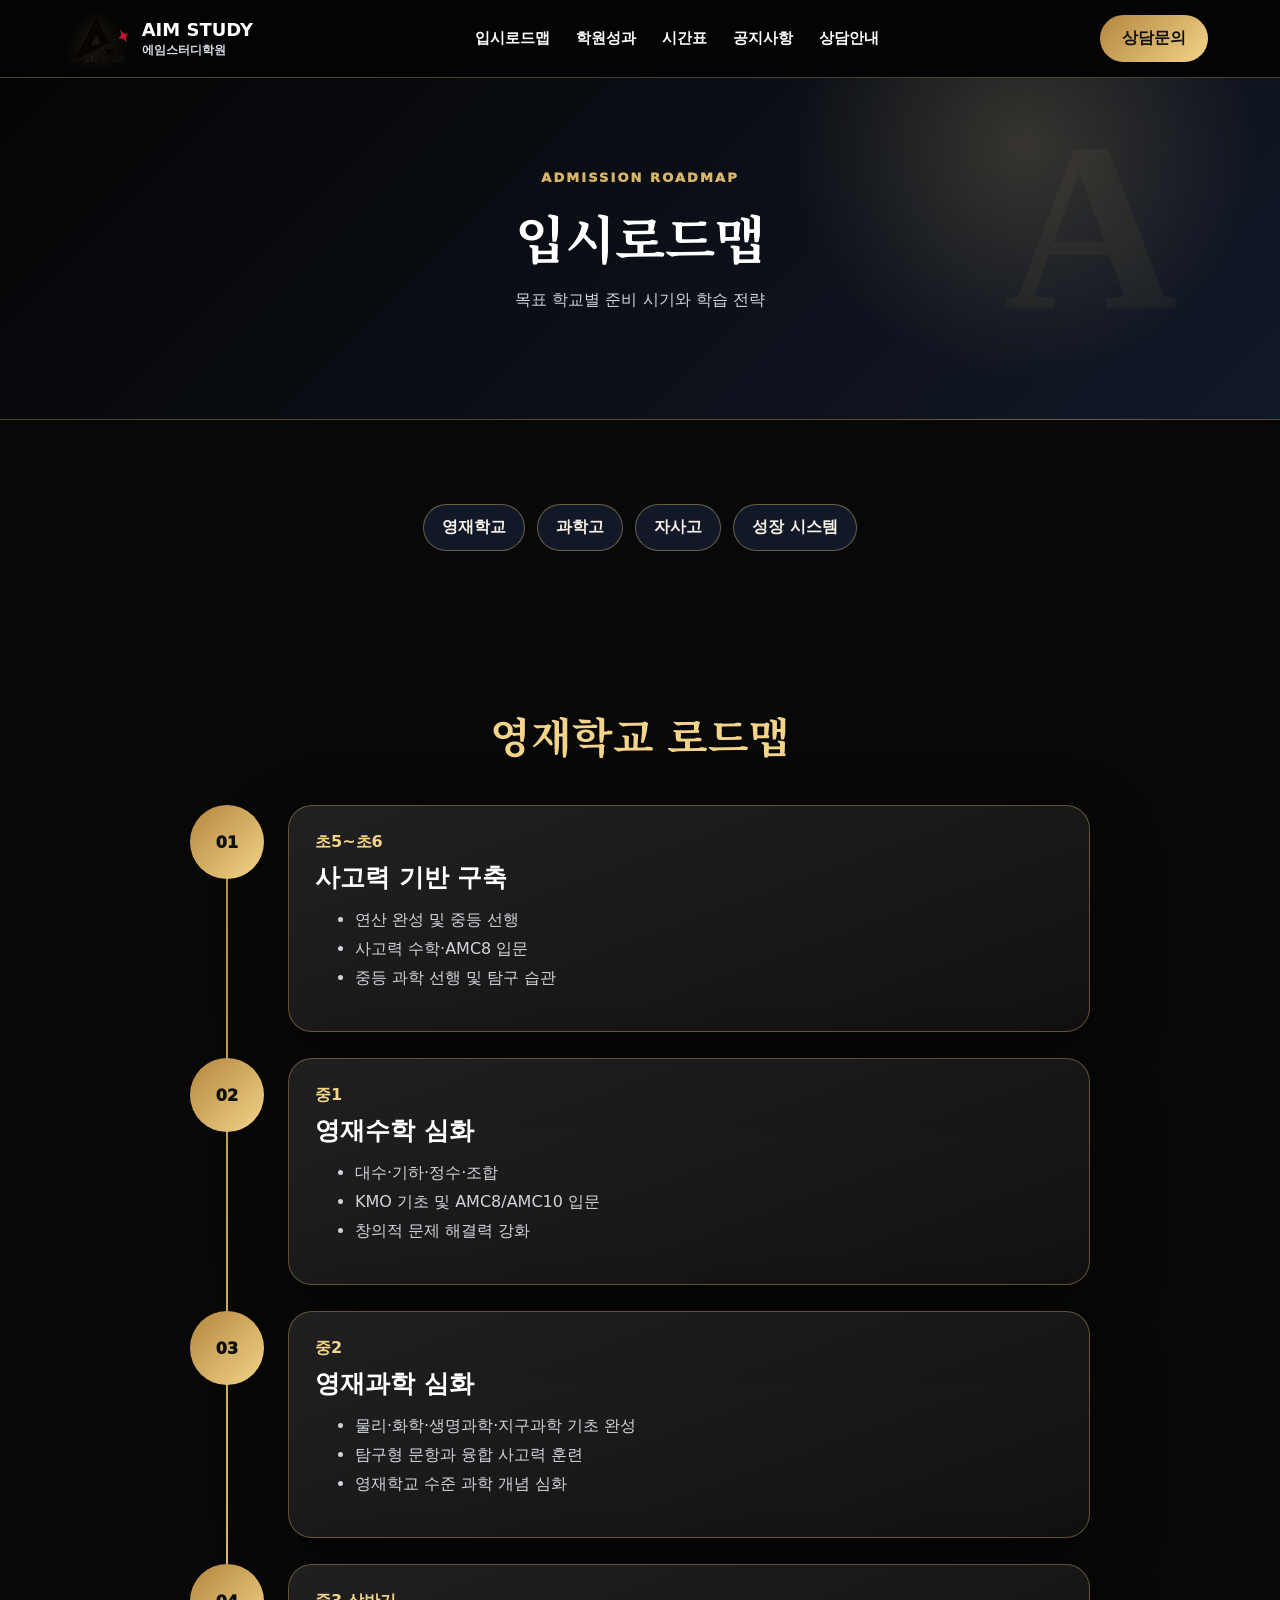
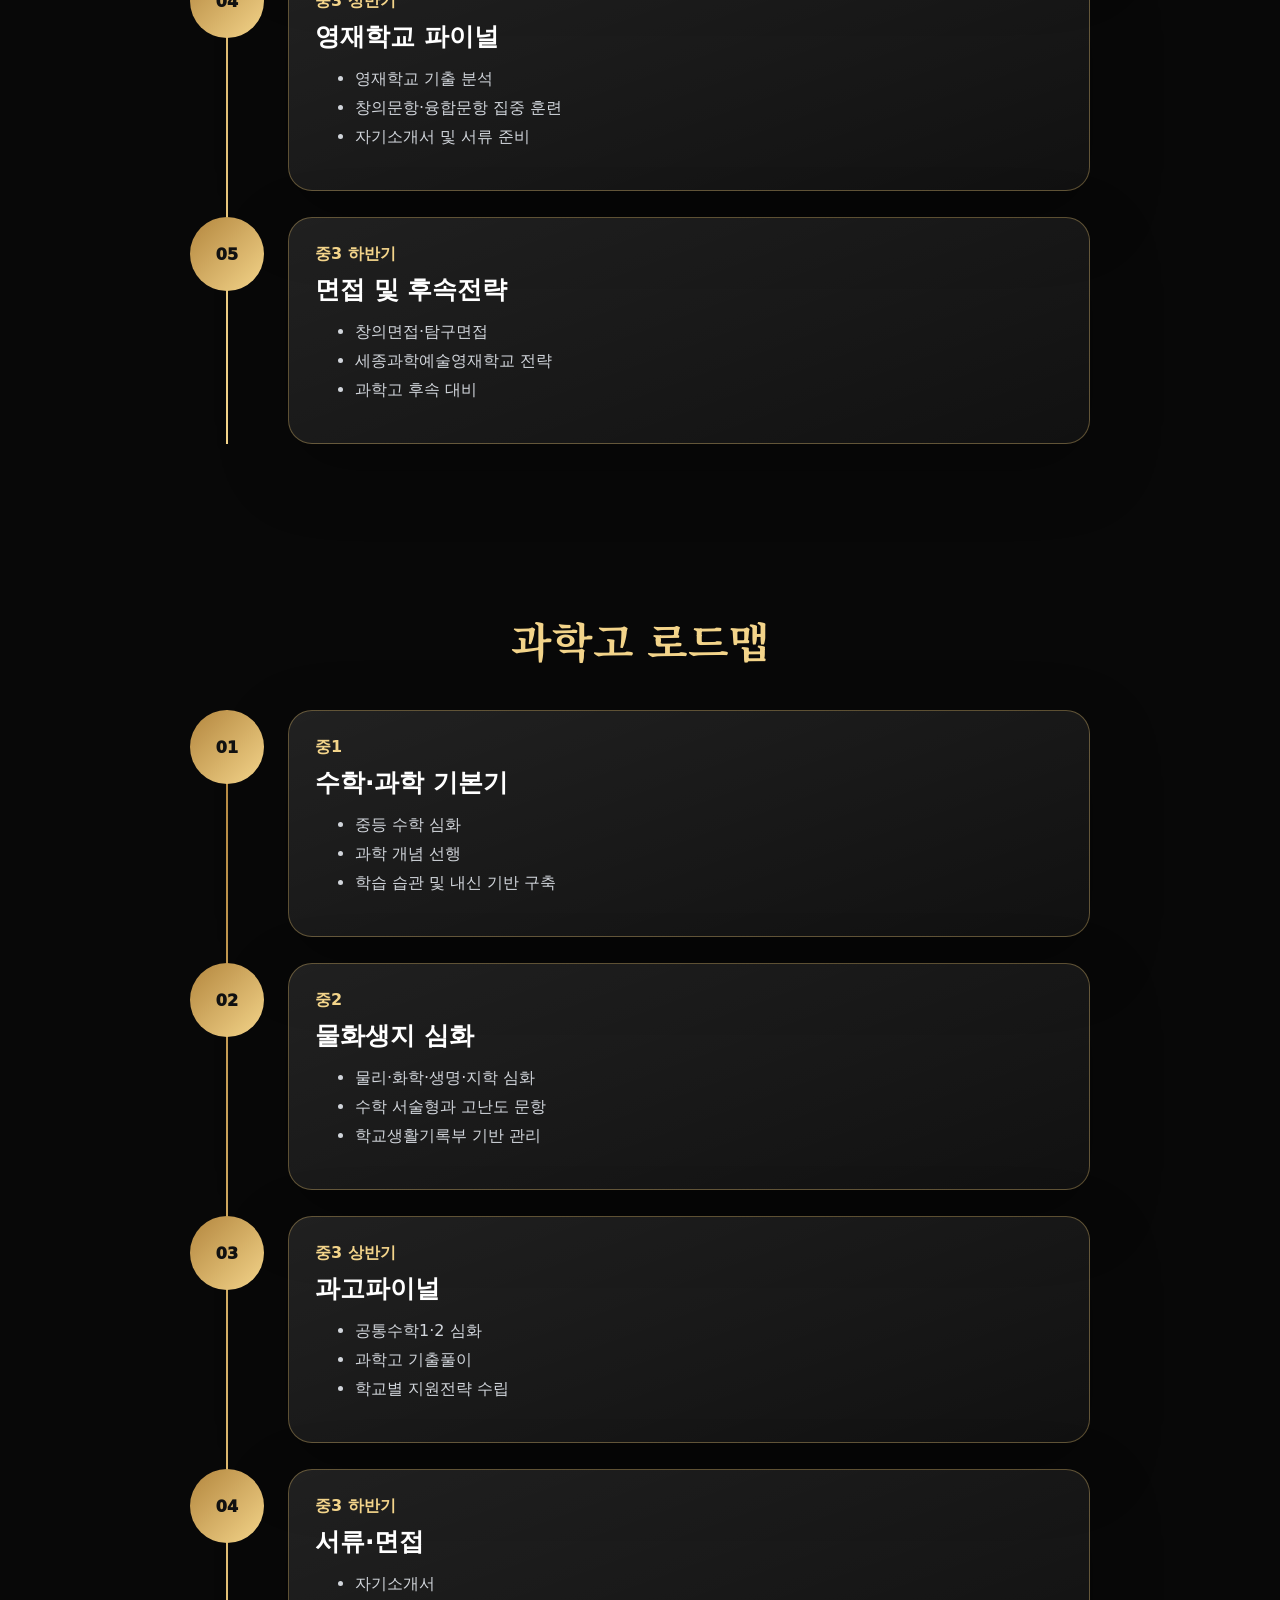
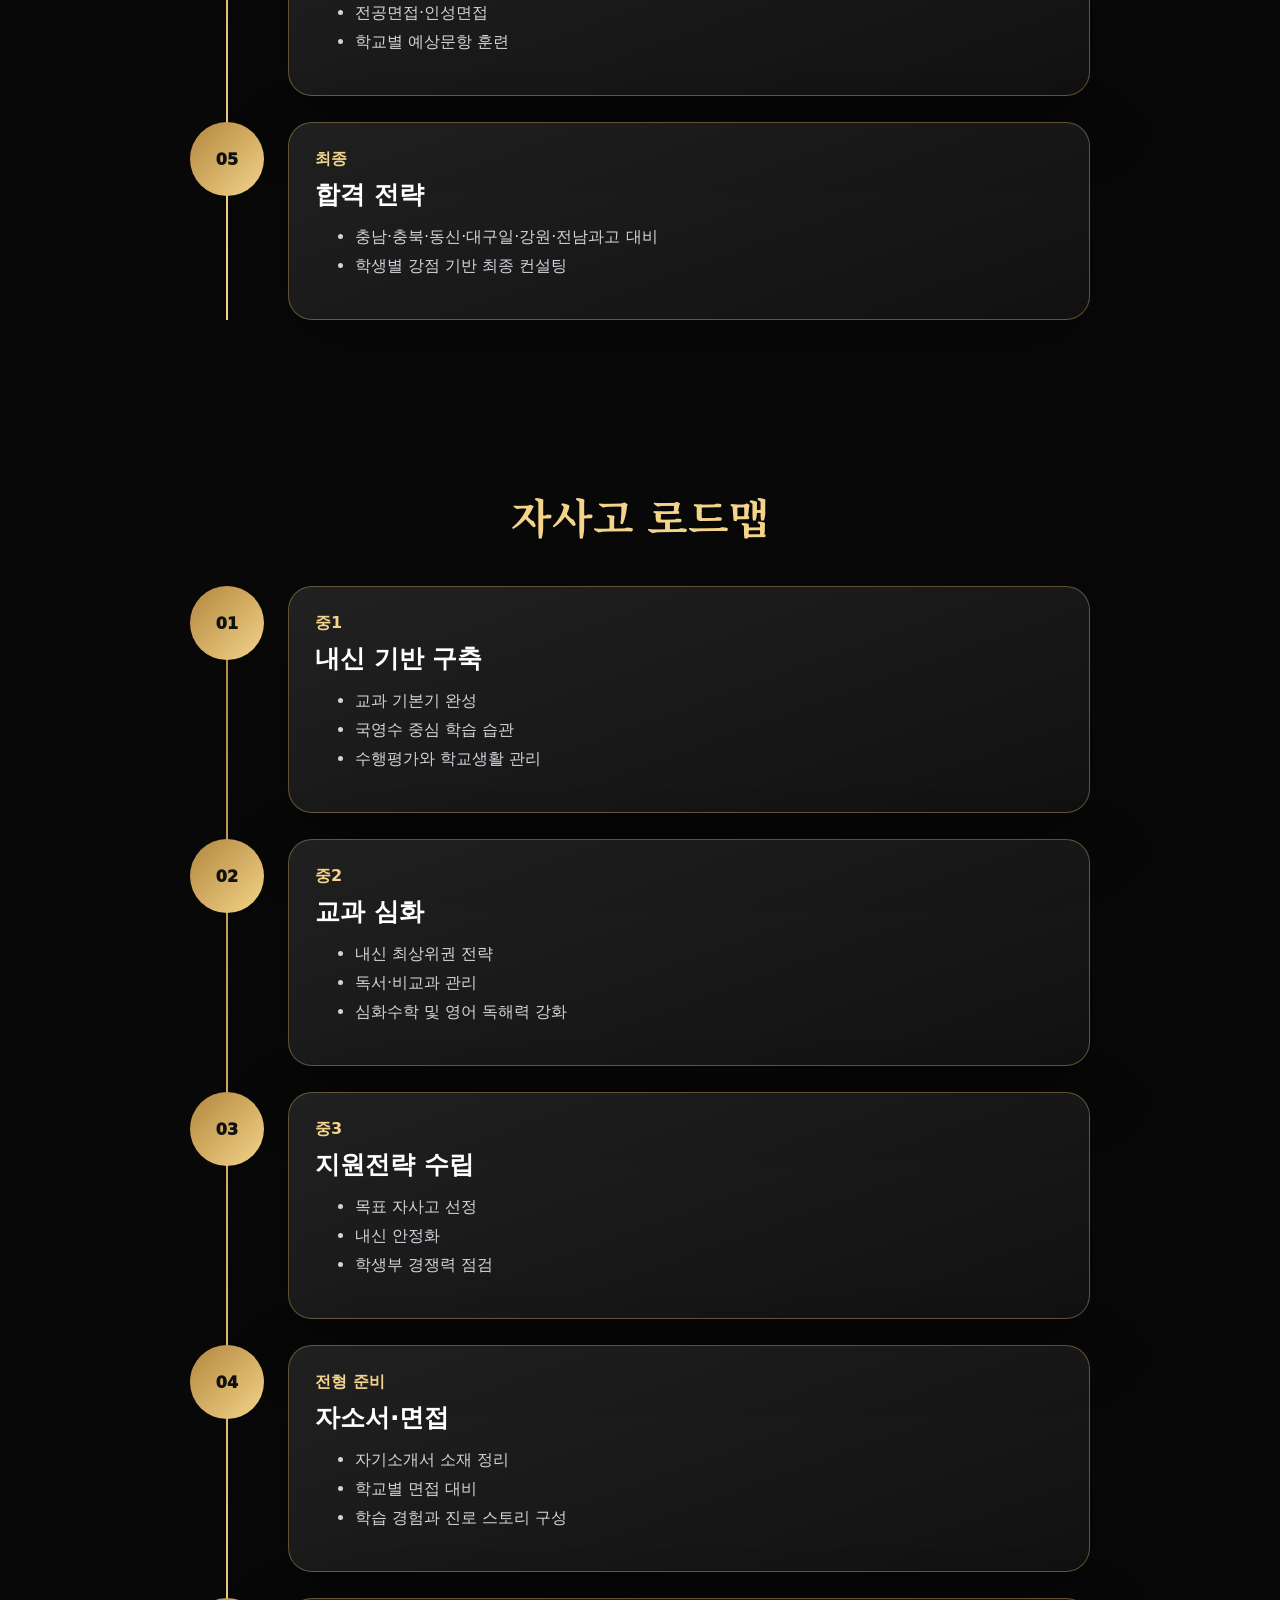
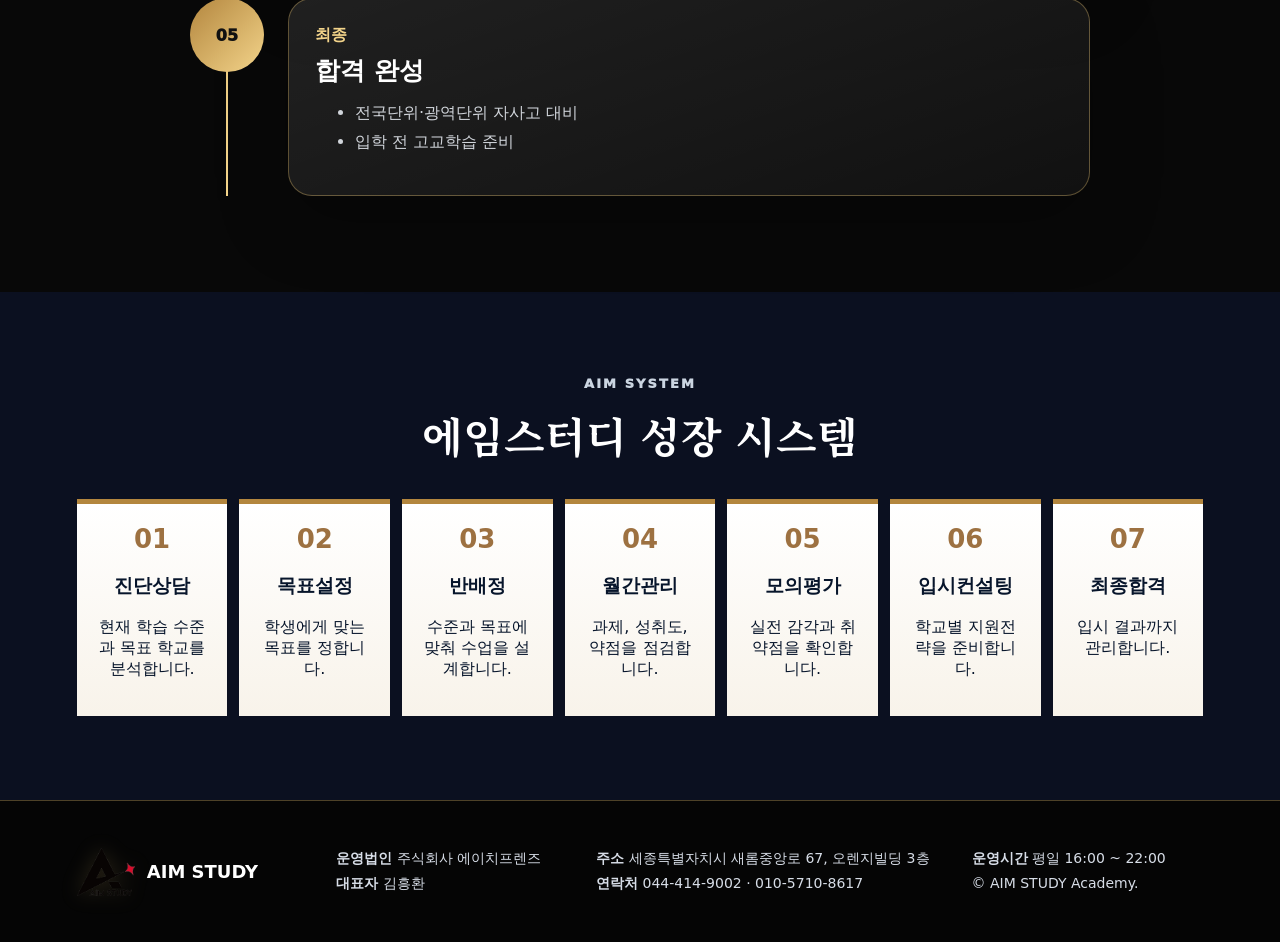
<file: roadmap/index.html>
<!doctype html><html lang="ko"><head><title>입시로드맵 | 에임스터디학원</title><meta charset="utf-8"><meta name="viewport" content="width=device-width, initial-scale=1"><link rel="preconnect" href="https://fonts.googleapis.com"><link rel="preconnect" href="https://fonts.gstatic.com" crossorigin><link href="https://fonts.googleapis.com/css2?family=Noto+Serif+KR:wght@500;700;900&family=SUIT:wght@400;500;700;800;900&display=swap" rel="stylesheet"><link rel="stylesheet" href="/styles.css"></head><body><header class="header"><a class="brand" href="/"><img src="/assets/logo-transparent.png"><span>AIM STUDY<small>에임스터디학원</small></span></a><nav><a href="/roadmap/">입시로드맵</a><a href="/results/">학원성과</a><a href="/timetable/">시간표</a><a href="/notice/">공지사항</a><a href="/contact/">상담안내</a></nav><a class="consult-btn" href="https://pf.kakao.com/_xghLaG" target="_blank">상담문의</a></header><main><section class="sub-hero"><p class="eyebrow">ADMISSION ROADMAP</p><h1>입시로드맵</h1><p>목표 학교별 준비 시기와 학습 전략</p></section><section class="section roadmap-nav"><a href="#gifted">영재학교</a><a href="#science">과학고</a><a href="#autonomous">자사고</a><a href="#system">성장 시스템</a></section><section class="roadmap-section" id="gifted"><h2>영재학교 로드맵</h2><div class="timeline"><article><div class="dot">01</div><div class="timeline-card"><span>초5~초6</span><h3>사고력 기반 구축</h3><ul><li>연산 완성 및 중등 선행</li><li>사고력 수학·AMC8 입문</li><li>중등 과학 선행 및 탐구 습관</li></ul></div></article><article><div class="dot">02</div><div class="timeline-card"><span>중1</span><h3>영재수학 심화</h3><ul><li>대수·기하·정수·조합</li><li>KMO 기초 및 AMC8/AMC10 입문</li><li>창의적 문제 해결력 강화</li></ul></div></article><article><div class="dot">03</div><div class="timeline-card"><span>중2</span><h3>영재과학 심화</h3><ul><li>물리·화학·생명과학·지구과학 기초 완성</li><li>탐구형 문항과 융합 사고력 훈련</li><li>영재학교 수준 과학 개념 심화</li></ul></div></article><article><div class="dot">04</div><div class="timeline-card"><span>중3 상반기</span><h3>영재학교 파이널</h3><ul><li>영재학교 기출 분석</li><li>창의문항·융합문항 집중 훈련</li><li>자기소개서 및 서류 준비</li></ul></div></article><article><div class="dot">05</div><div class="timeline-card"><span>중3 하반기</span><h3>면접 및 후속전략</h3><ul><li>창의면접·탐구면접</li><li>세종과학예술영재학교 전략</li><li>과학고 후속 대비</li></ul></div></article></div></section><section class="roadmap-section" id="science"><h2>과학고 로드맵</h2><div class="timeline"><article><div class="dot">01</div><div class="timeline-card"><span>중1</span><h3>수학·과학 기본기</h3><ul><li>중등 수학 심화</li><li>과학 개념 선행</li><li>학습 습관 및 내신 기반 구축</li></ul></div></article><article><div class="dot">02</div><div class="timeline-card"><span>중2</span><h3>물화생지 심화</h3><ul><li>물리·화학·생명·지학 심화</li><li>수학 서술형과 고난도 문항</li><li>학교생활기록부 기반 관리</li></ul></div></article><article><div class="dot">03</div><div class="timeline-card"><span>중3 상반기</span><h3>과고파이널</h3><ul><li>공통수학1·2 심화</li><li>과학고 기출풀이</li><li>학교별 지원전략 수립</li></ul></div></article><article><div class="dot">04</div><div class="timeline-card"><span>중3 하반기</span><h3>서류·면접</h3><ul><li>자기소개서</li><li>전공면접·인성면접</li><li>학교별 예상문항 훈련</li></ul></div></article><article><div class="dot">05</div><div class="timeline-card"><span>최종</span><h3>합격 전략</h3><ul><li>충남·충북·동신·대구일·강원·전남과고 대비</li><li>학생별 강점 기반 최종 컨설팅</li></ul></div></article></div></section><section class="roadmap-section" id="autonomous"><h2>자사고 로드맵</h2><div class="timeline"><article><div class="dot">01</div><div class="timeline-card"><span>중1</span><h3>내신 기반 구축</h3><ul><li>교과 기본기 완성</li><li>국영수 중심 학습 습관</li><li>수행평가와 학교생활 관리</li></ul></div></article><article><div class="dot">02</div><div class="timeline-card"><span>중2</span><h3>교과 심화</h3><ul><li>내신 최상위권 전략</li><li>독서·비교과 관리</li><li>심화수학 및 영어 독해력 강화</li></ul></div></article><article><div class="dot">03</div><div class="timeline-card"><span>중3</span><h3>지원전략 수립</h3><ul><li>목표 자사고 선정</li><li>내신 안정화</li><li>학생부 경쟁력 점검</li></ul></div></article><article><div class="dot">04</div><div class="timeline-card"><span>전형 준비</span><h3>자소서·면접</h3><ul><li>자기소개서 소재 정리</li><li>학교별 면접 대비</li><li>학습 경험과 진로 스토리 구성</li></ul></div></article><article><div class="dot">05</div><div class="timeline-card"><span>최종</span><h3>합격 완성</h3><ul><li>전국단위·광역단위 자사고 대비</li><li>입학 전 고교학습 준비</li></ul></div></article></div></section><section class="section growth" id="system"><div class="section-head"><p class="eyebrow">AIM SYSTEM</p><h2>에임스터디 성장 시스템</h2></div><div class="growth-grid"><article><b>01</b><h3>진단상담</h3><p>현재 학습 수준과 목표 학교를 분석합니다.</p></article><article><b>02</b><h3>목표설정</h3><p>학생에게 맞는 목표를 정합니다.</p></article><article><b>03</b><h3>반배정</h3><p>수준과 목표에 맞춰 수업을 설계합니다.</p></article><article><b>04</b><h3>월간관리</h3><p>과제, 성취도, 약점을 점검합니다.</p></article><article><b>05</b><h3>모의평가</h3><p>실전 감각과 취약점을 확인합니다.</p></article><article><b>06</b><h3>입시컨설팅</h3><p>학교별 지원전략을 준비합니다.</p></article><article><b>07</b><h3>최종합격</h3><p>입시 결과까지 관리합니다.</p></article></div></section></main><footer><div class="footer-logo"><img src="/assets/logo-transparent.png"><strong>AIM STUDY</strong></div><div><p><b>운영법인</b> 주식회사 에이치프렌즈</p><p><b>대표자</b> 김흥환</p></div><div><p><b>주소</b> 세종특별자치시 새롬중앙로 67, 오렌지빌딩 3층</p><p><b>연락처</b> 044-414-9002 · 010-5710-8617</p></div><div><p><b>운영시간</b> 평일 16:00 ~ 22:00</p><p>© AIM STUDY Academy.</p></div></footer></body></html>
</file>
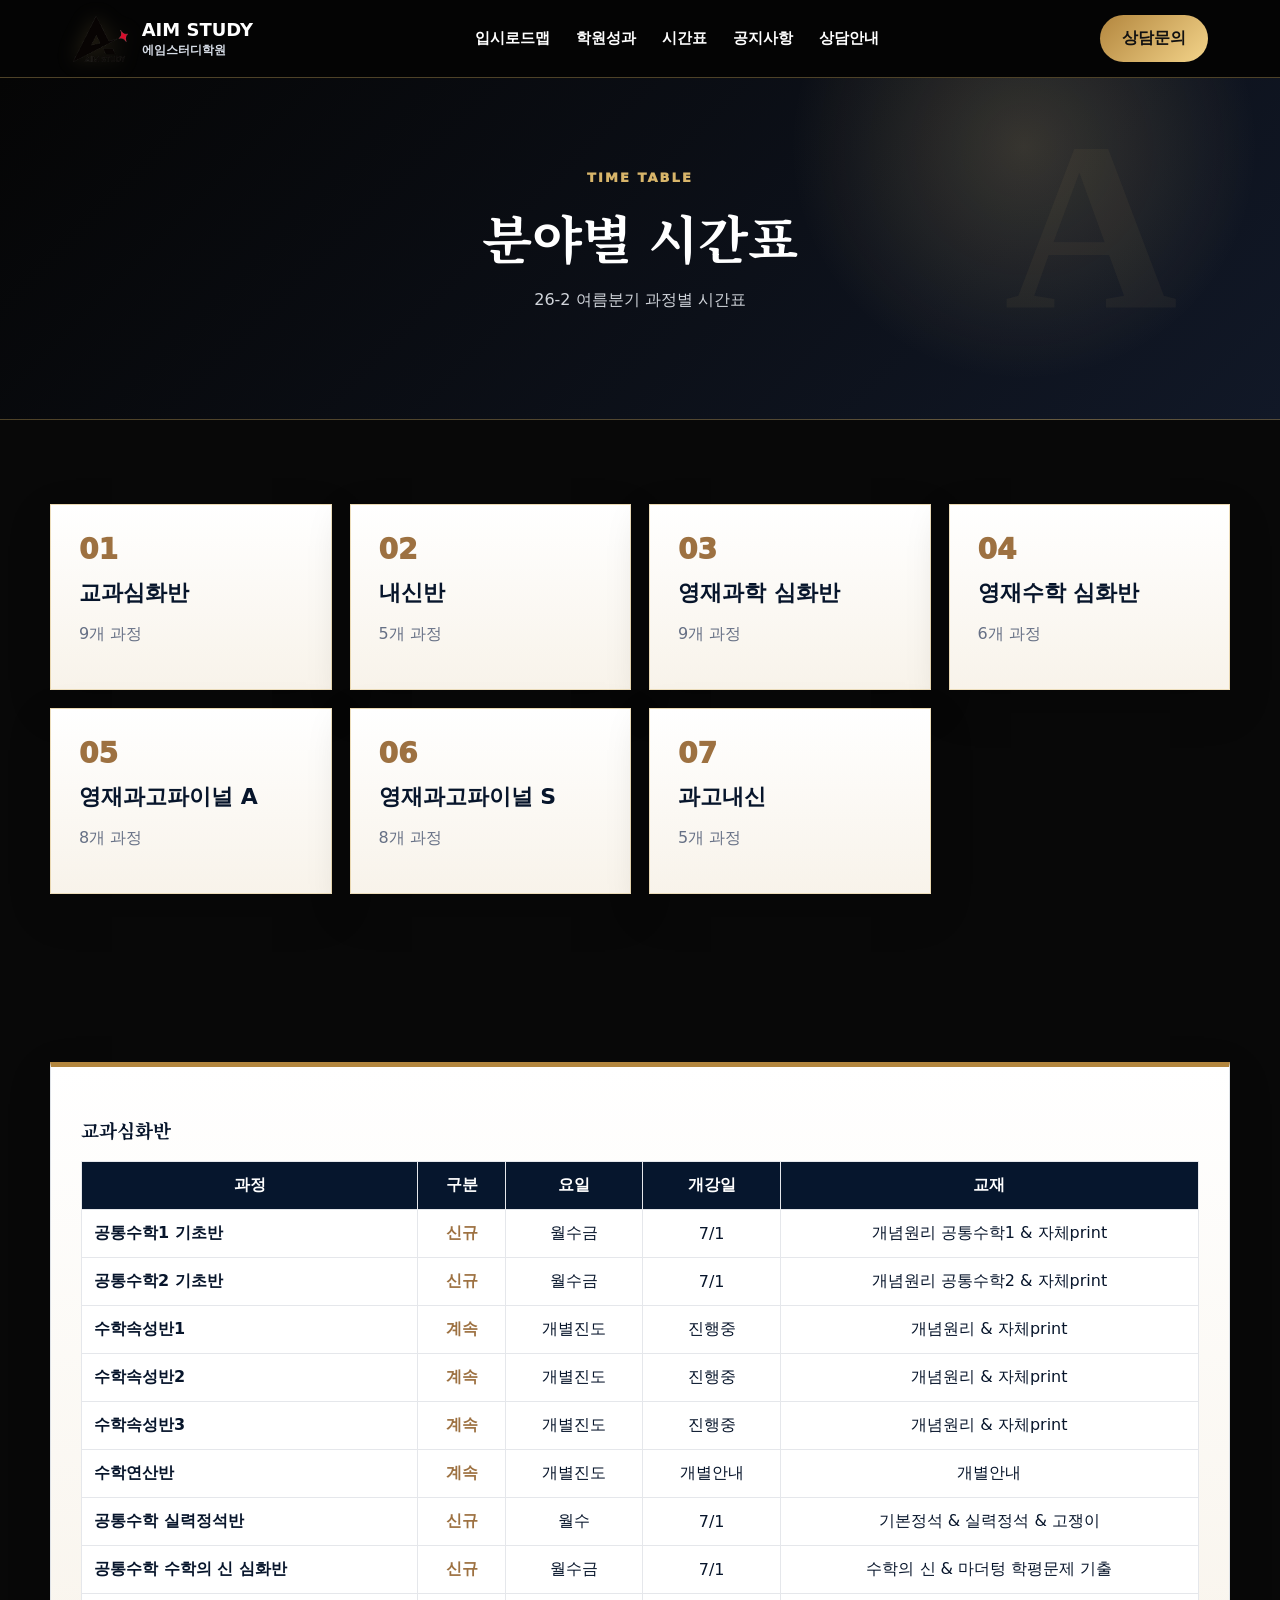
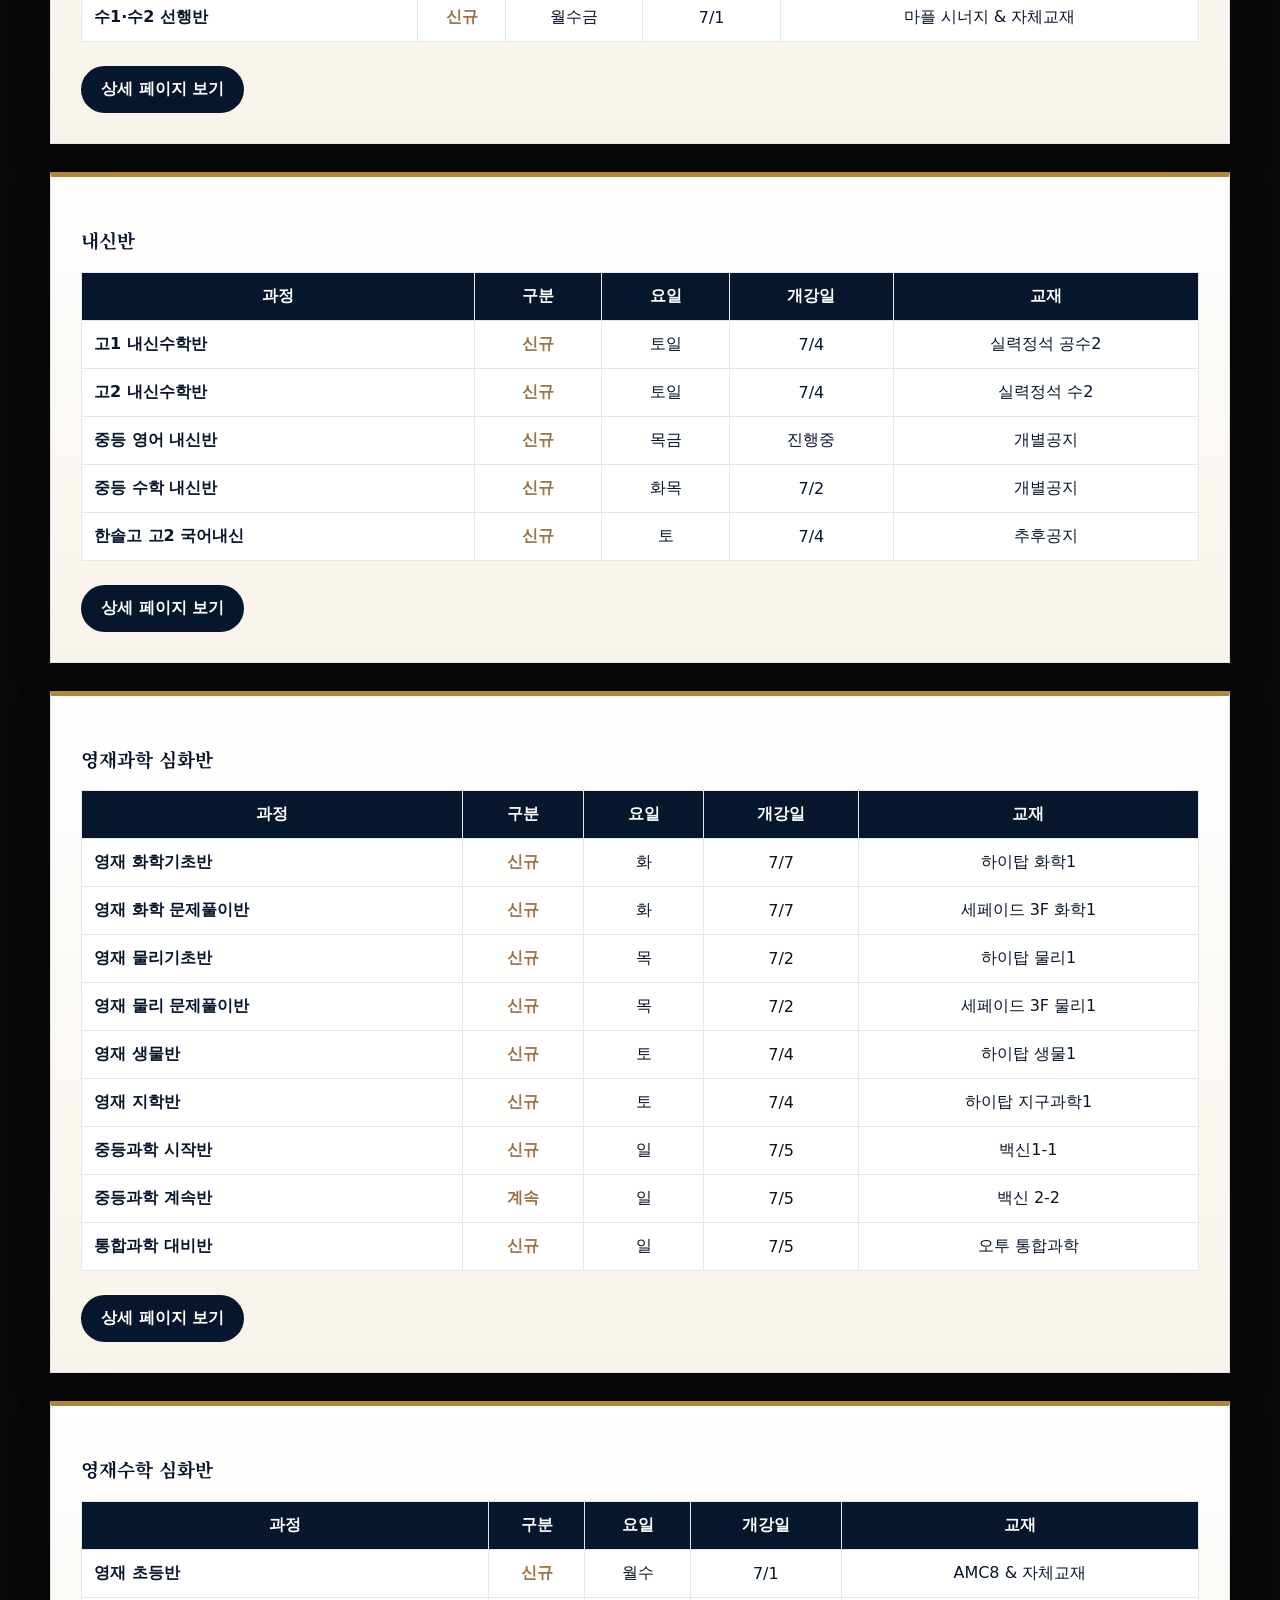
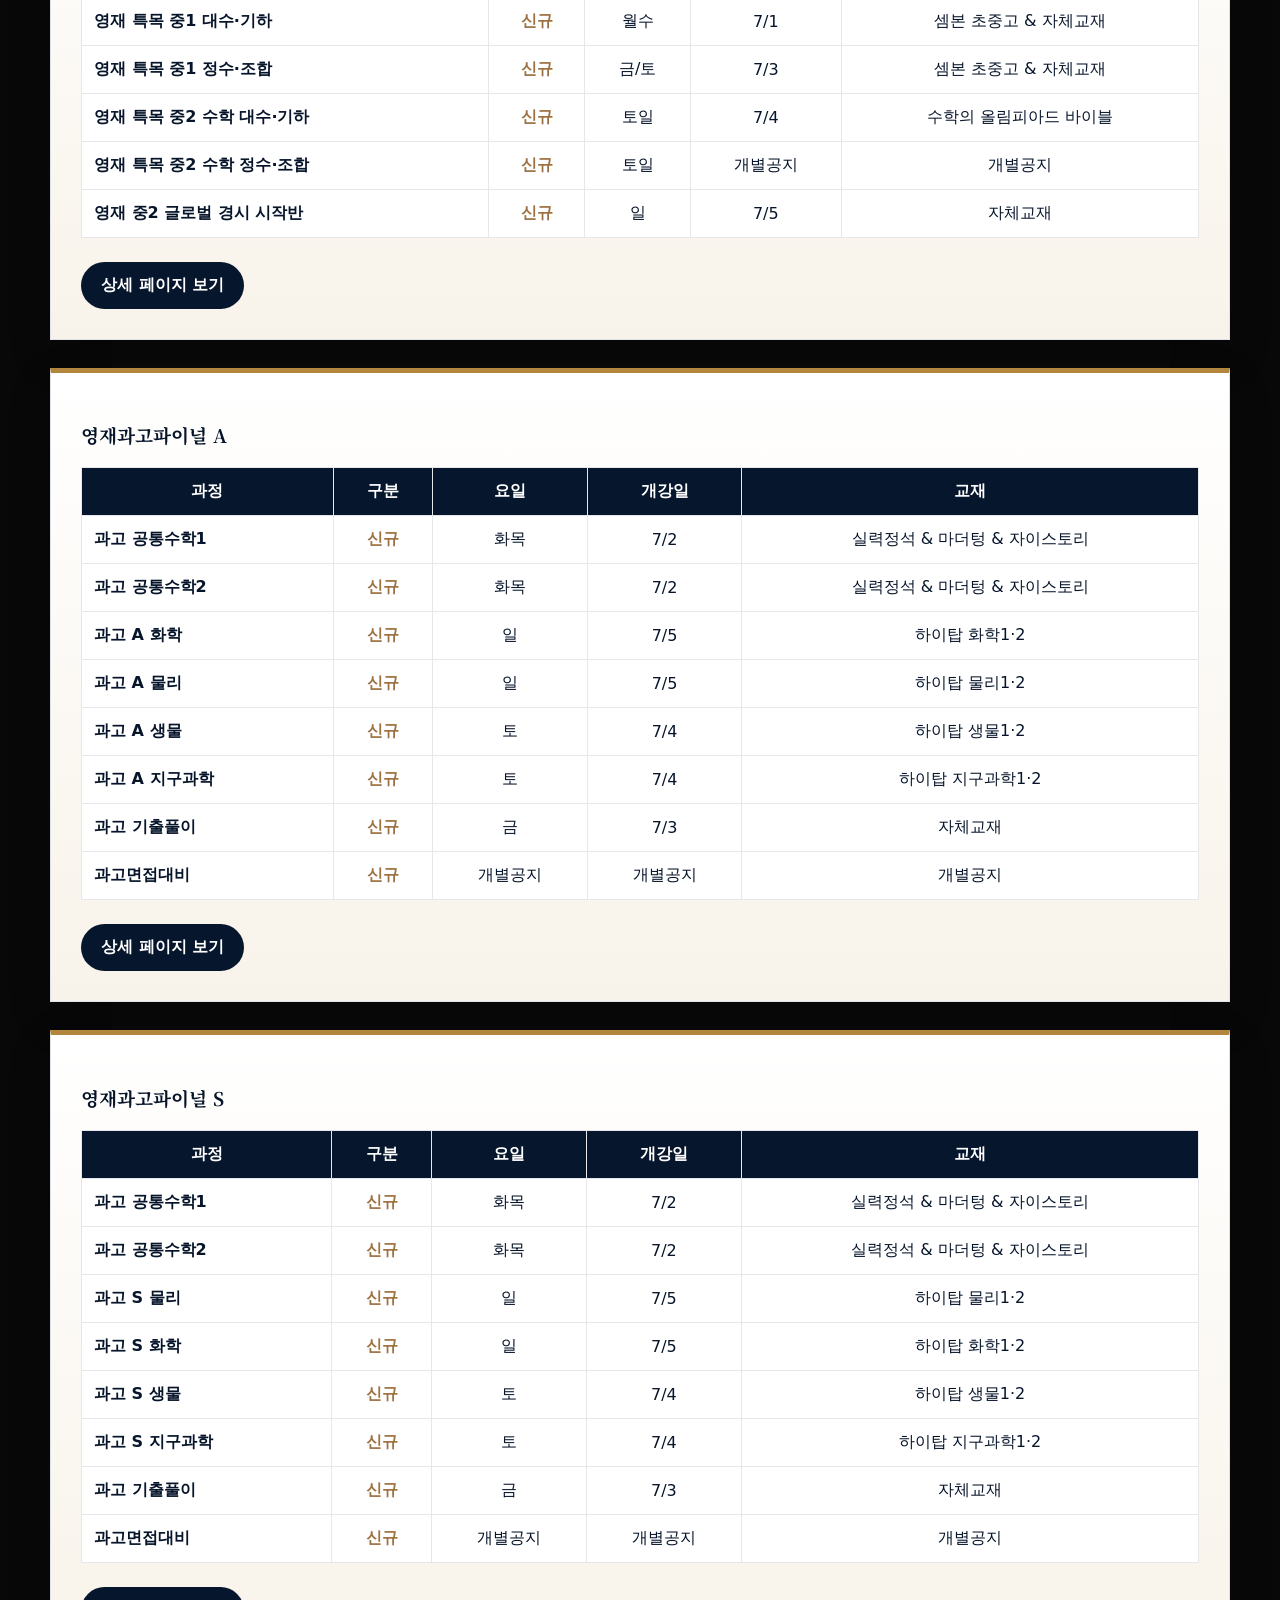
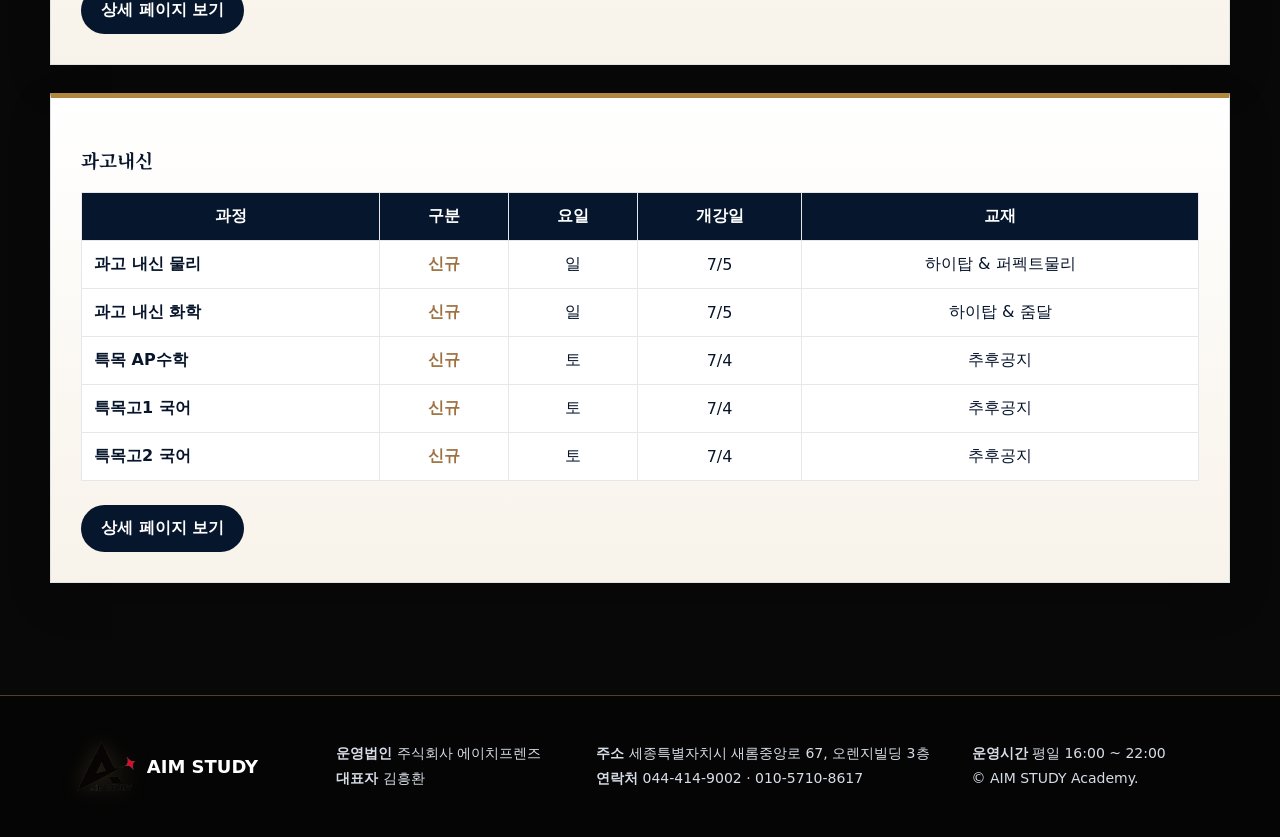
<file: timetable/index.html>
<!doctype html><html lang="ko"><head><title>시간표 | 에임스터디학원</title><meta charset="utf-8"><meta name="viewport" content="width=device-width, initial-scale=1"><link rel="preconnect" href="https://fonts.googleapis.com"><link rel="preconnect" href="https://fonts.gstatic.com" crossorigin><link href="https://fonts.googleapis.com/css2?family=Noto+Serif+KR:wght@500;700;900&family=SUIT:wght@400;500;700;800;900&display=swap" rel="stylesheet"><link rel="stylesheet" href="/styles.css"></head><body><header class="header"><a class="brand" href="/"><img src="/assets/logo-transparent.png"><span>AIM STUDY<small>에임스터디학원</small></span></a><nav><a href="/roadmap/">입시로드맵</a><a href="/results/">학원성과</a><a href="/timetable/">시간표</a><a href="/notice/">공지사항</a><a href="/contact/">상담안내</a></nav><a class="consult-btn" href="https://pf.kakao.com/_xghLaG" target="_blank">상담문의</a></header><main><section class="sub-hero"><p class="eyebrow">TIME TABLE</p><h1>분야별 시간표</h1><p>26-2 여름분기 과정별 시간표</p></section><section class="section"><div class="category-grid"><a class="category-card" href="/timetable/core-math/"><span>01</span><h3>교과심화반</h3><p>9개 과정</p></a><a class="category-card" href="/timetable/school-exam/"><span>02</span><h3>내신반</h3><p>5개 과정</p></a><a class="category-card" href="/timetable/gifted-science/"><span>03</span><h3>영재과학 심화반</h3><p>9개 과정</p></a><a class="category-card" href="/timetable/gifted-math/"><span>04</span><h3>영재수학 심화반</h3><p>6개 과정</p></a><a class="category-card" href="/timetable/final-a/"><span>05</span><h3>영재과고파이널 A</h3><p>8개 과정</p></a><a class="category-card" href="/timetable/final-s/"><span>06</span><h3>영재과고파이널 S</h3><p>8개 과정</p></a><a class="category-card" href="/timetable/science-high-exam/"><span>07</span><h3>과고내신</h3><p>5개 과정</p></a></div></section><section class="section"><section class="schedule-block"><h3>교과심화반</h3><div class="table-wrap"><table><thead><tr><th>과정</th><th>구분</th><th>요일</th><th>개강일</th><th>교재</th></tr></thead><tbody><tr><td>공통수학1 기초반</td><td>신규</td><td>월수금</td><td>7/1</td><td>개념원리 공통수학1 &amp; 자체print</td></tr><tr><td>공통수학2 기초반</td><td>신규</td><td>월수금</td><td>7/1</td><td>개념원리 공통수학2 &amp; 자체print</td></tr><tr><td>수학속성반1</td><td>계속</td><td>개별진도</td><td>진행중</td><td>개념원리 &amp; 자체print</td></tr><tr><td>수학속성반2</td><td>계속</td><td>개별진도</td><td>진행중</td><td>개념원리 &amp; 자체print</td></tr><tr><td>수학속성반3</td><td>계속</td><td>개별진도</td><td>진행중</td><td>개념원리 &amp; 자체print</td></tr><tr><td>수학연산반</td><td>계속</td><td>개별진도</td><td>개별안내</td><td>개별안내</td></tr><tr><td>공통수학 실력정석반</td><td>신규</td><td>월수</td><td>7/1</td><td>기본정석 &amp; 실력정석 &amp; 고쟁이</td></tr><tr><td>공통수학 수학의 신 심화반</td><td>신규</td><td>월수금</td><td>7/1</td><td>수학의 신 &amp; 마더텅 학평문제 기출</td></tr><tr><td>수1·수2 선행반</td><td>신규</td><td>월수금</td><td>7/1</td><td>마플 시너지 &amp; 자체교재</td></tr></tbody></table></div><a class="small-btn" href="/timetable/core-math/">상세 페이지 보기</a></section><section class="schedule-block"><h3>내신반</h3><div class="table-wrap"><table><thead><tr><th>과정</th><th>구분</th><th>요일</th><th>개강일</th><th>교재</th></tr></thead><tbody><tr><td>고1 내신수학반</td><td>신규</td><td>토일</td><td>7/4</td><td>실력정석 공수2</td></tr><tr><td>고2 내신수학반</td><td>신규</td><td>토일</td><td>7/4</td><td>실력정석 수2</td></tr><tr><td>중등 영어 내신반</td><td>신규</td><td>목금</td><td>진행중</td><td>개별공지</td></tr><tr><td>중등 수학 내신반</td><td>신규</td><td>화목</td><td>7/2</td><td>개별공지</td></tr><tr><td>한솔고 고2 국어내신</td><td>신규</td><td>토</td><td>7/4</td><td>추후공지</td></tr></tbody></table></div><a class="small-btn" href="/timetable/school-exam/">상세 페이지 보기</a></section><section class="schedule-block"><h3>영재과학 심화반</h3><div class="table-wrap"><table><thead><tr><th>과정</th><th>구분</th><th>요일</th><th>개강일</th><th>교재</th></tr></thead><tbody><tr><td>영재 화학기초반</td><td>신규</td><td>화</td><td>7/7</td><td>하이탑 화학1</td></tr><tr><td>영재 화학 문제풀이반</td><td>신규</td><td>화</td><td>7/7</td><td>세페이드 3F 화학1</td></tr><tr><td>영재 물리기초반</td><td>신규</td><td>목</td><td>7/2</td><td>하이탑 물리1</td></tr><tr><td>영재 물리 문제풀이반</td><td>신규</td><td>목</td><td>7/2</td><td>세페이드 3F 물리1</td></tr><tr><td>영재 생물반</td><td>신규</td><td>토</td><td>7/4</td><td>하이탑 생물1</td></tr><tr><td>영재 지학반</td><td>신규</td><td>토</td><td>7/4</td><td>하이탑 지구과학1</td></tr><tr><td>중등과학 시작반</td><td>신규</td><td>일</td><td>7/5</td><td>백신1-1</td></tr><tr><td>중등과학 계속반</td><td>계속</td><td>일</td><td>7/5</td><td>백신 2-2</td></tr><tr><td>통합과학 대비반</td><td>신규</td><td>일</td><td>7/5</td><td>오투 통합과학</td></tr></tbody></table></div><a class="small-btn" href="/timetable/gifted-science/">상세 페이지 보기</a></section><section class="schedule-block"><h3>영재수학 심화반</h3><div class="table-wrap"><table><thead><tr><th>과정</th><th>구분</th><th>요일</th><th>개강일</th><th>교재</th></tr></thead><tbody><tr><td>영재 초등반</td><td>신규</td><td>월수</td><td>7/1</td><td>AMC8 &amp; 자체교재</td></tr><tr><td>영재 특목 중1 대수·기하</td><td>신규</td><td>월수</td><td>7/1</td><td>셈본 초중고 &amp; 자체교재</td></tr><tr><td>영재 특목 중1 정수·조합</td><td>신규</td><td>금/토</td><td>7/3</td><td>셈본 초중고 &amp; 자체교재</td></tr><tr><td>영재 특목 중2 수학 대수·기하</td><td>신규</td><td>토일</td><td>7/4</td><td>수학의 올림피아드 바이블</td></tr><tr><td>영재 특목 중2 수학 정수·조합</td><td>신규</td><td>토일</td><td>개별공지</td><td>개별공지</td></tr><tr><td>영재 중2 글로벌 경시 시작반</td><td>신규</td><td>일</td><td>7/5</td><td>자체교재</td></tr></tbody></table></div><a class="small-btn" href="/timetable/gifted-math/">상세 페이지 보기</a></section><section class="schedule-block"><h3>영재과고파이널 A</h3><div class="table-wrap"><table><thead><tr><th>과정</th><th>구분</th><th>요일</th><th>개강일</th><th>교재</th></tr></thead><tbody><tr><td>과고 공통수학1</td><td>신규</td><td>화목</td><td>7/2</td><td>실력정석 &amp; 마더텅 &amp; 자이스토리</td></tr><tr><td>과고 공통수학2</td><td>신규</td><td>화목</td><td>7/2</td><td>실력정석 &amp; 마더텅 &amp; 자이스토리</td></tr><tr><td>과고 A 화학</td><td>신규</td><td>일</td><td>7/5</td><td>하이탑 화학1·2</td></tr><tr><td>과고 A 물리</td><td>신규</td><td>일</td><td>7/5</td><td>하이탑 물리1·2</td></tr><tr><td>과고 A 생물</td><td>신규</td><td>토</td><td>7/4</td><td>하이탑 생물1·2</td></tr><tr><td>과고 A 지구과학</td><td>신규</td><td>토</td><td>7/4</td><td>하이탑 지구과학1·2</td></tr><tr><td>과고 기출풀이</td><td>신규</td><td>금</td><td>7/3</td><td>자체교재</td></tr><tr><td>과고면접대비</td><td>신규</td><td>개별공지</td><td>개별공지</td><td>개별공지</td></tr></tbody></table></div><a class="small-btn" href="/timetable/final-a/">상세 페이지 보기</a></section><section class="schedule-block"><h3>영재과고파이널 S</h3><div class="table-wrap"><table><thead><tr><th>과정</th><th>구분</th><th>요일</th><th>개강일</th><th>교재</th></tr></thead><tbody><tr><td>과고 공통수학1</td><td>신규</td><td>화목</td><td>7/2</td><td>실력정석 &amp; 마더텅 &amp; 자이스토리</td></tr><tr><td>과고 공통수학2</td><td>신규</td><td>화목</td><td>7/2</td><td>실력정석 &amp; 마더텅 &amp; 자이스토리</td></tr><tr><td>과고 S 물리</td><td>신규</td><td>일</td><td>7/5</td><td>하이탑 물리1·2</td></tr><tr><td>과고 S 화학</td><td>신규</td><td>일</td><td>7/5</td><td>하이탑 화학1·2</td></tr><tr><td>과고 S 생물</td><td>신규</td><td>토</td><td>7/4</td><td>하이탑 생물1·2</td></tr><tr><td>과고 S 지구과학</td><td>신규</td><td>토</td><td>7/4</td><td>하이탑 지구과학1·2</td></tr><tr><td>과고 기출풀이</td><td>신규</td><td>금</td><td>7/3</td><td>자체교재</td></tr><tr><td>과고면접대비</td><td>신규</td><td>개별공지</td><td>개별공지</td><td>개별공지</td></tr></tbody></table></div><a class="small-btn" href="/timetable/final-s/">상세 페이지 보기</a></section><section class="schedule-block"><h3>과고내신</h3><div class="table-wrap"><table><thead><tr><th>과정</th><th>구분</th><th>요일</th><th>개강일</th><th>교재</th></tr></thead><tbody><tr><td>과고 내신 물리</td><td>신규</td><td>일</td><td>7/5</td><td>하이탑 &amp; 퍼펙트물리</td></tr><tr><td>과고 내신 화학</td><td>신규</td><td>일</td><td>7/5</td><td>하이탑 &amp; 줌달</td></tr><tr><td>특목 AP수학</td><td>신규</td><td>토</td><td>7/4</td><td>추후공지</td></tr><tr><td>특목고1 국어</td><td>신규</td><td>토</td><td>7/4</td><td>추후공지</td></tr><tr><td>특목고2 국어</td><td>신규</td><td>토</td><td>7/4</td><td>추후공지</td></tr></tbody></table></div><a class="small-btn" href="/timetable/science-high-exam/">상세 페이지 보기</a></section></section></main><footer><div class="footer-logo"><img src="/assets/logo-transparent.png"><strong>AIM STUDY</strong></div><div><p><b>운영법인</b> 주식회사 에이치프렌즈</p><p><b>대표자</b> 김흥환</p></div><div><p><b>주소</b> 세종특별자치시 새롬중앙로 67, 오렌지빌딩 3층</p><p><b>연락처</b> 044-414-9002 · 010-5710-8617</p></div><div><p><b>운영시간</b> 평일 16:00 ~ 22:00</p><p>© AIM STUDY Academy.</p></div></footer></body></html>
</file>
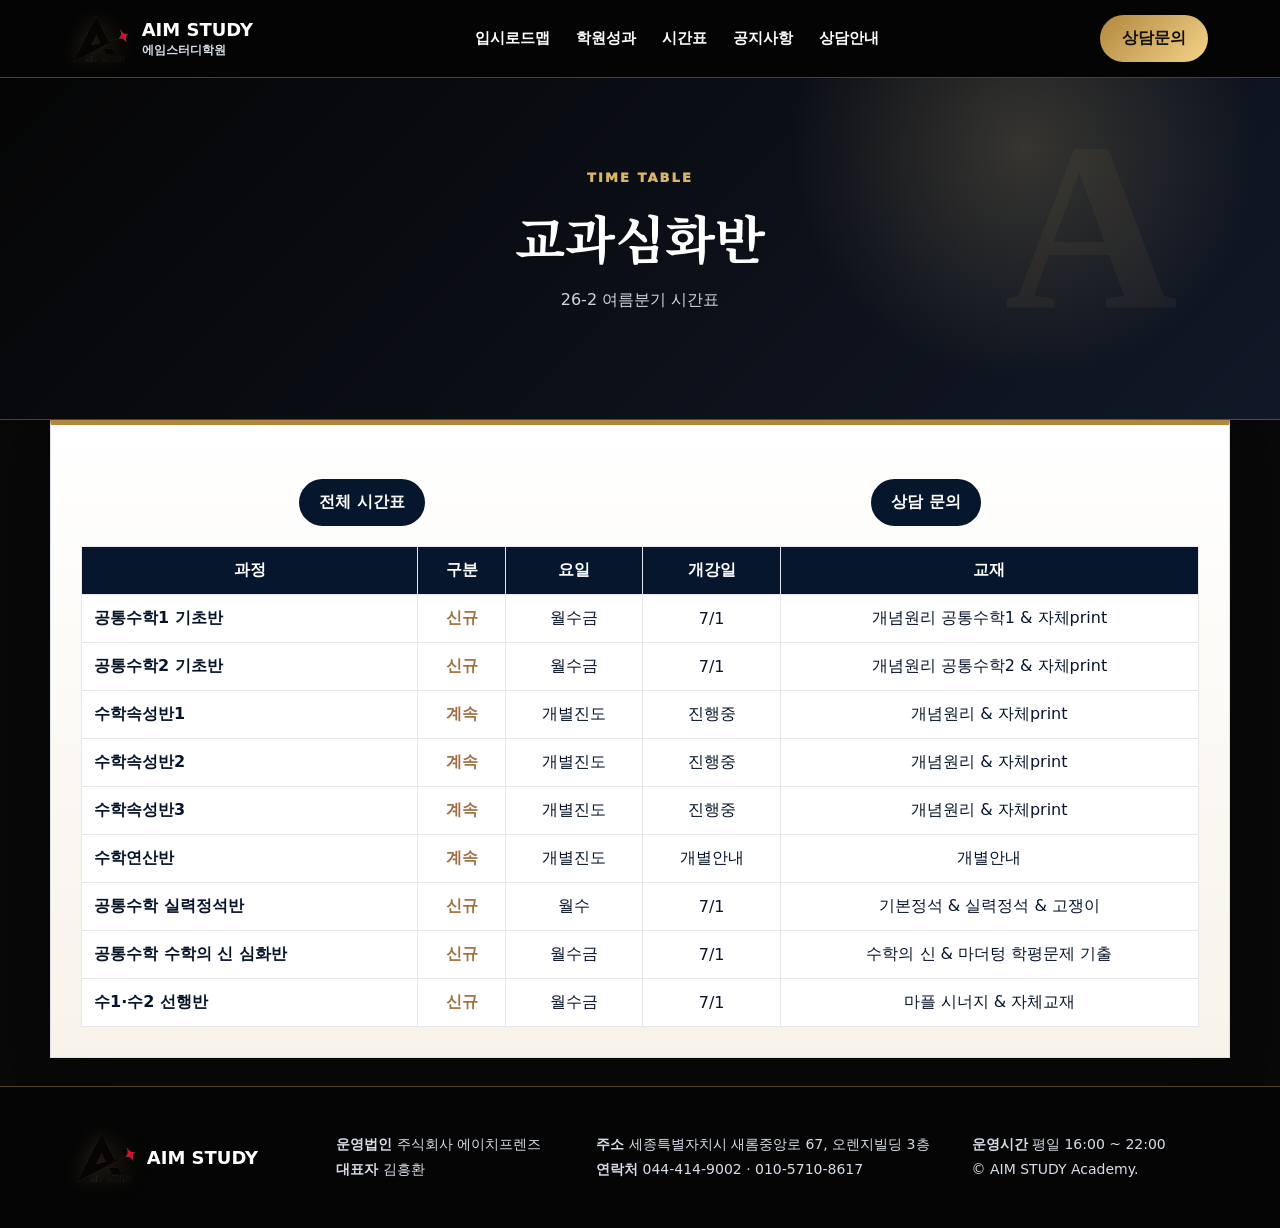
<file: timetable/core-math/index.html>
<!doctype html><html lang="ko"><head><title>교과심화반 시간표 | 에임스터디학원</title><meta charset="utf-8"><meta name="viewport" content="width=device-width, initial-scale=1"><link rel="preconnect" href="https://fonts.googleapis.com"><link rel="preconnect" href="https://fonts.gstatic.com" crossorigin><link href="https://fonts.googleapis.com/css2?family=Noto+Serif+KR:wght@500;700;900&family=SUIT:wght@400;500;700;800;900&display=swap" rel="stylesheet"><link rel="stylesheet" href="/styles.css"></head><body><header class="header"><a class="brand" href="/"><img src="/assets/logo-transparent.png"><span>AIM STUDY<small>에임스터디학원</small></span></a><nav><a href="/roadmap/">입시로드맵</a><a href="/results/">학원성과</a><a href="/timetable/">시간표</a><a href="/notice/">공지사항</a><a href="/contact/">상담안내</a></nav><a class="consult-btn" href="https://pf.kakao.com/_xghLaG" target="_blank">상담문의</a></header><main><section class="sub-hero"><p class="eyebrow">TIME TABLE</p><h1>교과심화반</h1><p>26-2 여름분기 시간표</p></section><section class="section schedule-detail"><div class="page-actions"><a class="small-btn" href="/timetable/">전체 시간표</a><a class="small-btn gold-btn" href="https://pf.kakao.com/_xghLaG" target="_blank">상담 문의</a></div><div class="table-wrap"><table><thead><tr><th>과정</th><th>구분</th><th>요일</th><th>개강일</th><th>교재</th></tr></thead><tbody><tr><td>공통수학1 기초반</td><td>신규</td><td>월수금</td><td>7/1</td><td>개념원리 공통수학1 &amp; 자체print</td></tr><tr><td>공통수학2 기초반</td><td>신규</td><td>월수금</td><td>7/1</td><td>개념원리 공통수학2 &amp; 자체print</td></tr><tr><td>수학속성반1</td><td>계속</td><td>개별진도</td><td>진행중</td><td>개념원리 &amp; 자체print</td></tr><tr><td>수학속성반2</td><td>계속</td><td>개별진도</td><td>진행중</td><td>개념원리 &amp; 자체print</td></tr><tr><td>수학속성반3</td><td>계속</td><td>개별진도</td><td>진행중</td><td>개념원리 &amp; 자체print</td></tr><tr><td>수학연산반</td><td>계속</td><td>개별진도</td><td>개별안내</td><td>개별안내</td></tr><tr><td>공통수학 실력정석반</td><td>신규</td><td>월수</td><td>7/1</td><td>기본정석 &amp; 실력정석 &amp; 고쟁이</td></tr><tr><td>공통수학 수학의 신 심화반</td><td>신규</td><td>월수금</td><td>7/1</td><td>수학의 신 &amp; 마더텅 학평문제 기출</td></tr><tr><td>수1·수2 선행반</td><td>신규</td><td>월수금</td><td>7/1</td><td>마플 시너지 &amp; 자체교재</td></tr></tbody></table></div></section></main><footer><div class="footer-logo"><img src="/assets/logo-transparent.png"><strong>AIM STUDY</strong></div><div><p><b>운영법인</b> 주식회사 에이치프렌즈</p><p><b>대표자</b> 김흥환</p></div><div><p><b>주소</b> 세종특별자치시 새롬중앙로 67, 오렌지빌딩 3층</p><p><b>연락처</b> 044-414-9002 · 010-5710-8617</p></div><div><p><b>운영시간</b> 평일 16:00 ~ 22:00</p><p>© AIM STUDY Academy.</p></div></footer></body></html>
</file>
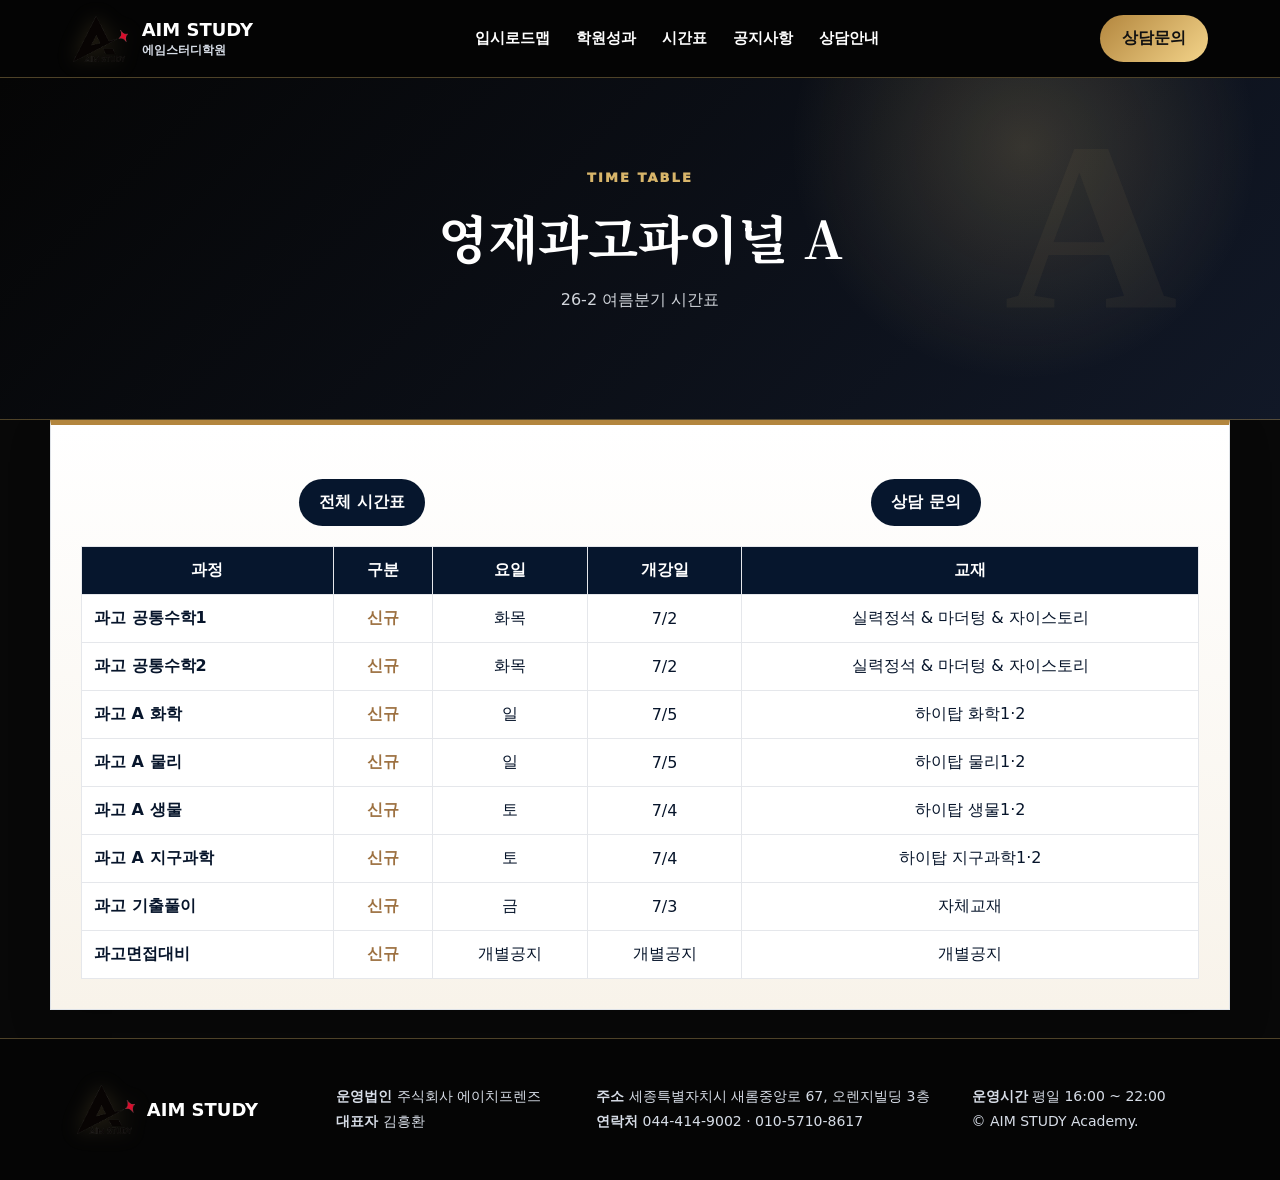
<file: timetable/final-a/index.html>
<!doctype html><html lang="ko"><head><title>영재과고파이널 A 시간표 | 에임스터디학원</title><meta charset="utf-8"><meta name="viewport" content="width=device-width, initial-scale=1"><link rel="preconnect" href="https://fonts.googleapis.com"><link rel="preconnect" href="https://fonts.gstatic.com" crossorigin><link href="https://fonts.googleapis.com/css2?family=Noto+Serif+KR:wght@500;700;900&family=SUIT:wght@400;500;700;800;900&display=swap" rel="stylesheet"><link rel="stylesheet" href="/styles.css"></head><body><header class="header"><a class="brand" href="/"><img src="/assets/logo-transparent.png"><span>AIM STUDY<small>에임스터디학원</small></span></a><nav><a href="/roadmap/">입시로드맵</a><a href="/results/">학원성과</a><a href="/timetable/">시간표</a><a href="/notice/">공지사항</a><a href="/contact/">상담안내</a></nav><a class="consult-btn" href="https://pf.kakao.com/_xghLaG" target="_blank">상담문의</a></header><main><section class="sub-hero"><p class="eyebrow">TIME TABLE</p><h1>영재과고파이널 A</h1><p>26-2 여름분기 시간표</p></section><section class="section schedule-detail"><div class="page-actions"><a class="small-btn" href="/timetable/">전체 시간표</a><a class="small-btn gold-btn" href="https://pf.kakao.com/_xghLaG" target="_blank">상담 문의</a></div><div class="table-wrap"><table><thead><tr><th>과정</th><th>구분</th><th>요일</th><th>개강일</th><th>교재</th></tr></thead><tbody><tr><td>과고 공통수학1</td><td>신규</td><td>화목</td><td>7/2</td><td>실력정석 &amp; 마더텅 &amp; 자이스토리</td></tr><tr><td>과고 공통수학2</td><td>신규</td><td>화목</td><td>7/2</td><td>실력정석 &amp; 마더텅 &amp; 자이스토리</td></tr><tr><td>과고 A 화학</td><td>신규</td><td>일</td><td>7/5</td><td>하이탑 화학1·2</td></tr><tr><td>과고 A 물리</td><td>신규</td><td>일</td><td>7/5</td><td>하이탑 물리1·2</td></tr><tr><td>과고 A 생물</td><td>신규</td><td>토</td><td>7/4</td><td>하이탑 생물1·2</td></tr><tr><td>과고 A 지구과학</td><td>신규</td><td>토</td><td>7/4</td><td>하이탑 지구과학1·2</td></tr><tr><td>과고 기출풀이</td><td>신규</td><td>금</td><td>7/3</td><td>자체교재</td></tr><tr><td>과고면접대비</td><td>신규</td><td>개별공지</td><td>개별공지</td><td>개별공지</td></tr></tbody></table></div></section></main><footer><div class="footer-logo"><img src="/assets/logo-transparent.png"><strong>AIM STUDY</strong></div><div><p><b>운영법인</b> 주식회사 에이치프렌즈</p><p><b>대표자</b> 김흥환</p></div><div><p><b>주소</b> 세종특별자치시 새롬중앙로 67, 오렌지빌딩 3층</p><p><b>연락처</b> 044-414-9002 · 010-5710-8617</p></div><div><p><b>운영시간</b> 평일 16:00 ~ 22:00</p><p>© AIM STUDY Academy.</p></div></footer></body></html>
</file>
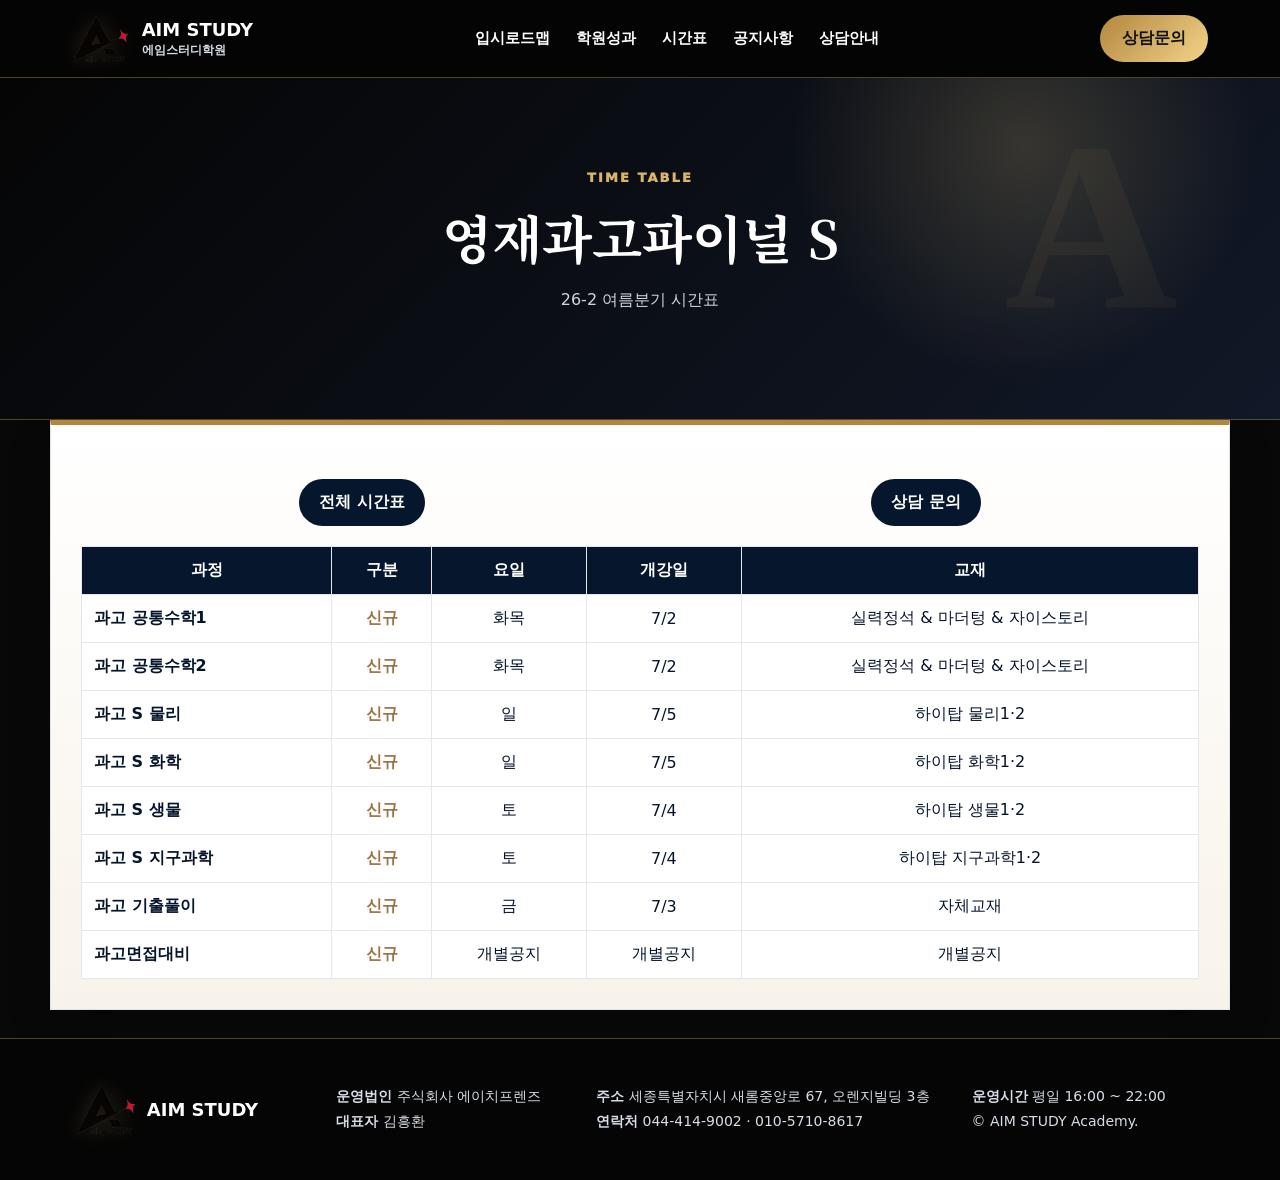
<file: timetable/final-s/index.html>
<!doctype html><html lang="ko"><head><title>영재과고파이널 S 시간표 | 에임스터디학원</title><meta charset="utf-8"><meta name="viewport" content="width=device-width, initial-scale=1"><link rel="preconnect" href="https://fonts.googleapis.com"><link rel="preconnect" href="https://fonts.gstatic.com" crossorigin><link href="https://fonts.googleapis.com/css2?family=Noto+Serif+KR:wght@500;700;900&family=SUIT:wght@400;500;700;800;900&display=swap" rel="stylesheet"><link rel="stylesheet" href="/styles.css"></head><body><header class="header"><a class="brand" href="/"><img src="/assets/logo-transparent.png"><span>AIM STUDY<small>에임스터디학원</small></span></a><nav><a href="/roadmap/">입시로드맵</a><a href="/results/">학원성과</a><a href="/timetable/">시간표</a><a href="/notice/">공지사항</a><a href="/contact/">상담안내</a></nav><a class="consult-btn" href="https://pf.kakao.com/_xghLaG" target="_blank">상담문의</a></header><main><section class="sub-hero"><p class="eyebrow">TIME TABLE</p><h1>영재과고파이널 S</h1><p>26-2 여름분기 시간표</p></section><section class="section schedule-detail"><div class="page-actions"><a class="small-btn" href="/timetable/">전체 시간표</a><a class="small-btn gold-btn" href="https://pf.kakao.com/_xghLaG" target="_blank">상담 문의</a></div><div class="table-wrap"><table><thead><tr><th>과정</th><th>구분</th><th>요일</th><th>개강일</th><th>교재</th></tr></thead><tbody><tr><td>과고 공통수학1</td><td>신규</td><td>화목</td><td>7/2</td><td>실력정석 &amp; 마더텅 &amp; 자이스토리</td></tr><tr><td>과고 공통수학2</td><td>신규</td><td>화목</td><td>7/2</td><td>실력정석 &amp; 마더텅 &amp; 자이스토리</td></tr><tr><td>과고 S 물리</td><td>신규</td><td>일</td><td>7/5</td><td>하이탑 물리1·2</td></tr><tr><td>과고 S 화학</td><td>신규</td><td>일</td><td>7/5</td><td>하이탑 화학1·2</td></tr><tr><td>과고 S 생물</td><td>신규</td><td>토</td><td>7/4</td><td>하이탑 생물1·2</td></tr><tr><td>과고 S 지구과학</td><td>신규</td><td>토</td><td>7/4</td><td>하이탑 지구과학1·2</td></tr><tr><td>과고 기출풀이</td><td>신규</td><td>금</td><td>7/3</td><td>자체교재</td></tr><tr><td>과고면접대비</td><td>신규</td><td>개별공지</td><td>개별공지</td><td>개별공지</td></tr></tbody></table></div></section></main><footer><div class="footer-logo"><img src="/assets/logo-transparent.png"><strong>AIM STUDY</strong></div><div><p><b>운영법인</b> 주식회사 에이치프렌즈</p><p><b>대표자</b> 김흥환</p></div><div><p><b>주소</b> 세종특별자치시 새롬중앙로 67, 오렌지빌딩 3층</p><p><b>연락처</b> 044-414-9002 · 010-5710-8617</p></div><div><p><b>운영시간</b> 평일 16:00 ~ 22:00</p><p>© AIM STUDY Academy.</p></div></footer></body></html>
</file>
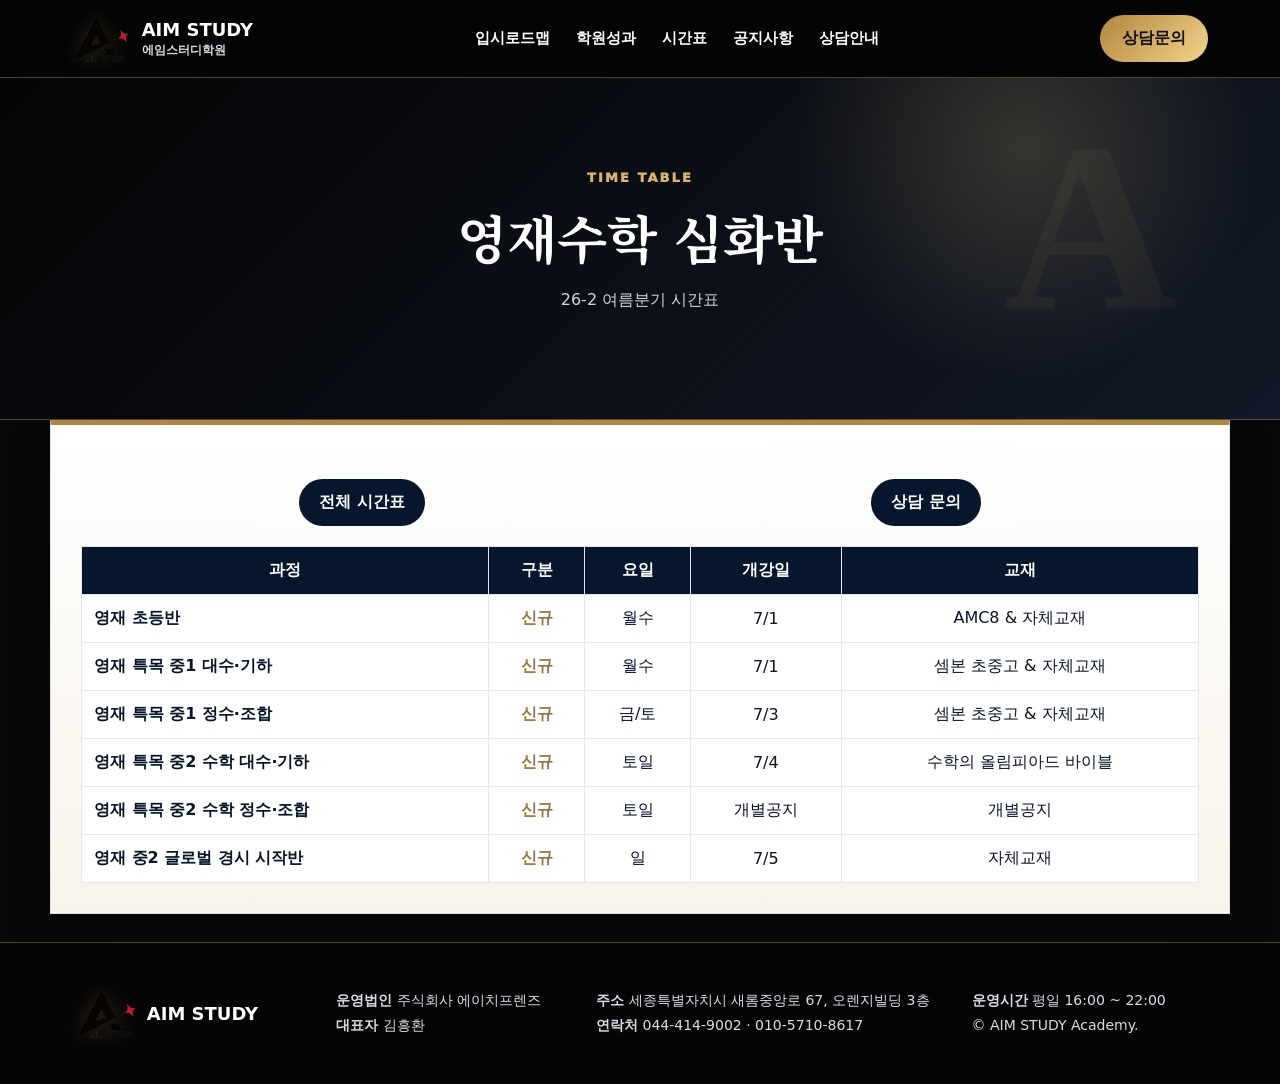
<file: timetable/gifted-math/index.html>
<!doctype html><html lang="ko"><head><title>영재수학 심화반 시간표 | 에임스터디학원</title><meta charset="utf-8"><meta name="viewport" content="width=device-width, initial-scale=1"><link rel="preconnect" href="https://fonts.googleapis.com"><link rel="preconnect" href="https://fonts.gstatic.com" crossorigin><link href="https://fonts.googleapis.com/css2?family=Noto+Serif+KR:wght@500;700;900&family=SUIT:wght@400;500;700;800;900&display=swap" rel="stylesheet"><link rel="stylesheet" href="/styles.css"></head><body><header class="header"><a class="brand" href="/"><img src="/assets/logo-transparent.png"><span>AIM STUDY<small>에임스터디학원</small></span></a><nav><a href="/roadmap/">입시로드맵</a><a href="/results/">학원성과</a><a href="/timetable/">시간표</a><a href="/notice/">공지사항</a><a href="/contact/">상담안내</a></nav><a class="consult-btn" href="https://pf.kakao.com/_xghLaG" target="_blank">상담문의</a></header><main><section class="sub-hero"><p class="eyebrow">TIME TABLE</p><h1>영재수학 심화반</h1><p>26-2 여름분기 시간표</p></section><section class="section schedule-detail"><div class="page-actions"><a class="small-btn" href="/timetable/">전체 시간표</a><a class="small-btn gold-btn" href="https://pf.kakao.com/_xghLaG" target="_blank">상담 문의</a></div><div class="table-wrap"><table><thead><tr><th>과정</th><th>구분</th><th>요일</th><th>개강일</th><th>교재</th></tr></thead><tbody><tr><td>영재 초등반</td><td>신규</td><td>월수</td><td>7/1</td><td>AMC8 &amp; 자체교재</td></tr><tr><td>영재 특목 중1 대수·기하</td><td>신규</td><td>월수</td><td>7/1</td><td>셈본 초중고 &amp; 자체교재</td></tr><tr><td>영재 특목 중1 정수·조합</td><td>신규</td><td>금/토</td><td>7/3</td><td>셈본 초중고 &amp; 자체교재</td></tr><tr><td>영재 특목 중2 수학 대수·기하</td><td>신규</td><td>토일</td><td>7/4</td><td>수학의 올림피아드 바이블</td></tr><tr><td>영재 특목 중2 수학 정수·조합</td><td>신규</td><td>토일</td><td>개별공지</td><td>개별공지</td></tr><tr><td>영재 중2 글로벌 경시 시작반</td><td>신규</td><td>일</td><td>7/5</td><td>자체교재</td></tr></tbody></table></div></section></main><footer><div class="footer-logo"><img src="/assets/logo-transparent.png"><strong>AIM STUDY</strong></div><div><p><b>운영법인</b> 주식회사 에이치프렌즈</p><p><b>대표자</b> 김흥환</p></div><div><p><b>주소</b> 세종특별자치시 새롬중앙로 67, 오렌지빌딩 3층</p><p><b>연락처</b> 044-414-9002 · 010-5710-8617</p></div><div><p><b>운영시간</b> 평일 16:00 ~ 22:00</p><p>© AIM STUDY Academy.</p></div></footer></body></html>
</file>
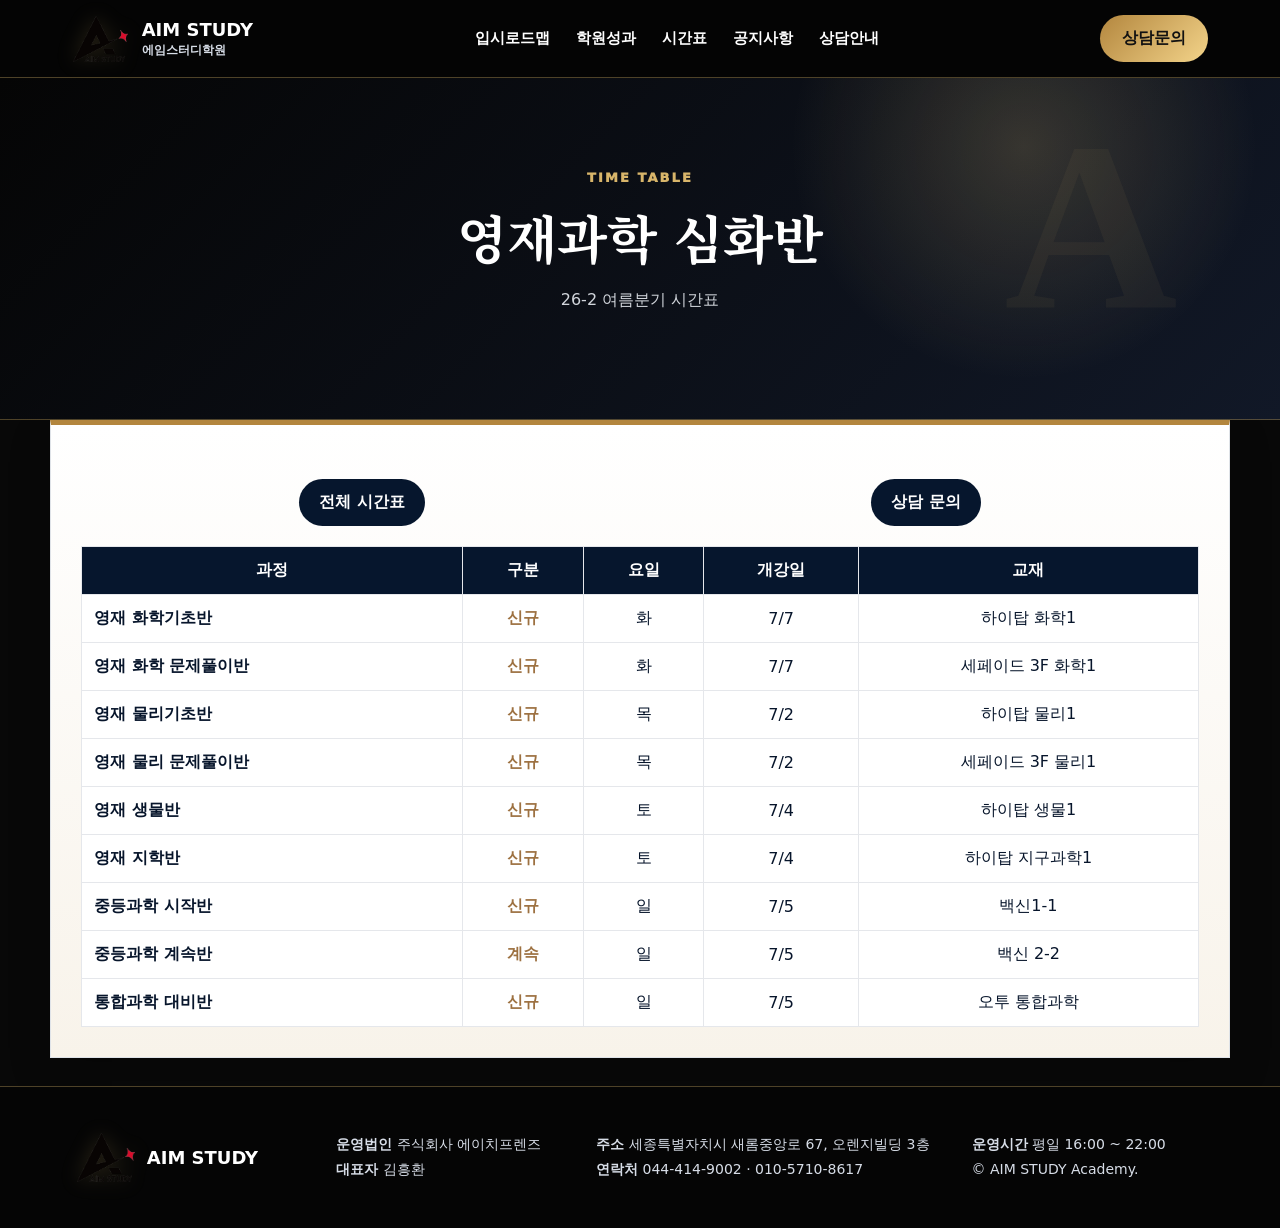
<file: timetable/gifted-science/index.html>
<!doctype html><html lang="ko"><head><title>영재과학 심화반 시간표 | 에임스터디학원</title><meta charset="utf-8"><meta name="viewport" content="width=device-width, initial-scale=1"><link rel="preconnect" href="https://fonts.googleapis.com"><link rel="preconnect" href="https://fonts.gstatic.com" crossorigin><link href="https://fonts.googleapis.com/css2?family=Noto+Serif+KR:wght@500;700;900&family=SUIT:wght@400;500;700;800;900&display=swap" rel="stylesheet"><link rel="stylesheet" href="/styles.css"></head><body><header class="header"><a class="brand" href="/"><img src="/assets/logo-transparent.png"><span>AIM STUDY<small>에임스터디학원</small></span></a><nav><a href="/roadmap/">입시로드맵</a><a href="/results/">학원성과</a><a href="/timetable/">시간표</a><a href="/notice/">공지사항</a><a href="/contact/">상담안내</a></nav><a class="consult-btn" href="https://pf.kakao.com/_xghLaG" target="_blank">상담문의</a></header><main><section class="sub-hero"><p class="eyebrow">TIME TABLE</p><h1>영재과학 심화반</h1><p>26-2 여름분기 시간표</p></section><section class="section schedule-detail"><div class="page-actions"><a class="small-btn" href="/timetable/">전체 시간표</a><a class="small-btn gold-btn" href="https://pf.kakao.com/_xghLaG" target="_blank">상담 문의</a></div><div class="table-wrap"><table><thead><tr><th>과정</th><th>구분</th><th>요일</th><th>개강일</th><th>교재</th></tr></thead><tbody><tr><td>영재 화학기초반</td><td>신규</td><td>화</td><td>7/7</td><td>하이탑 화학1</td></tr><tr><td>영재 화학 문제풀이반</td><td>신규</td><td>화</td><td>7/7</td><td>세페이드 3F 화학1</td></tr><tr><td>영재 물리기초반</td><td>신규</td><td>목</td><td>7/2</td><td>하이탑 물리1</td></tr><tr><td>영재 물리 문제풀이반</td><td>신규</td><td>목</td><td>7/2</td><td>세페이드 3F 물리1</td></tr><tr><td>영재 생물반</td><td>신규</td><td>토</td><td>7/4</td><td>하이탑 생물1</td></tr><tr><td>영재 지학반</td><td>신규</td><td>토</td><td>7/4</td><td>하이탑 지구과학1</td></tr><tr><td>중등과학 시작반</td><td>신규</td><td>일</td><td>7/5</td><td>백신1-1</td></tr><tr><td>중등과학 계속반</td><td>계속</td><td>일</td><td>7/5</td><td>백신 2-2</td></tr><tr><td>통합과학 대비반</td><td>신규</td><td>일</td><td>7/5</td><td>오투 통합과학</td></tr></tbody></table></div></section></main><footer><div class="footer-logo"><img src="/assets/logo-transparent.png"><strong>AIM STUDY</strong></div><div><p><b>운영법인</b> 주식회사 에이치프렌즈</p><p><b>대표자</b> 김흥환</p></div><div><p><b>주소</b> 세종특별자치시 새롬중앙로 67, 오렌지빌딩 3층</p><p><b>연락처</b> 044-414-9002 · 010-5710-8617</p></div><div><p><b>운영시간</b> 평일 16:00 ~ 22:00</p><p>© AIM STUDY Academy.</p></div></footer></body></html>
</file>
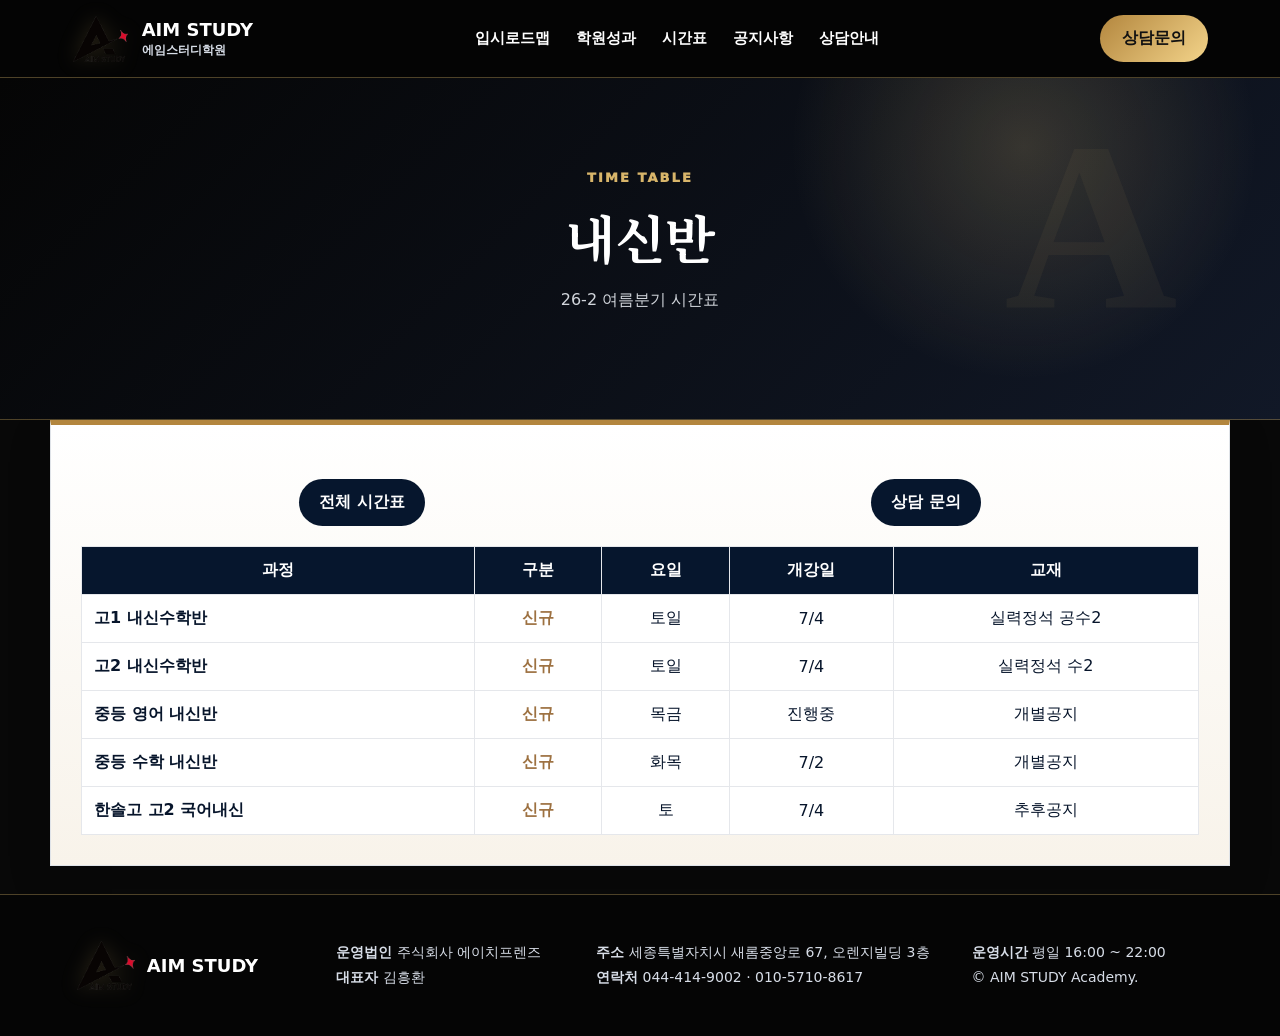
<file: timetable/school-exam/index.html>
<!doctype html><html lang="ko"><head><title>내신반 시간표 | 에임스터디학원</title><meta charset="utf-8"><meta name="viewport" content="width=device-width, initial-scale=1"><link rel="preconnect" href="https://fonts.googleapis.com"><link rel="preconnect" href="https://fonts.gstatic.com" crossorigin><link href="https://fonts.googleapis.com/css2?family=Noto+Serif+KR:wght@500;700;900&family=SUIT:wght@400;500;700;800;900&display=swap" rel="stylesheet"><link rel="stylesheet" href="/styles.css"></head><body><header class="header"><a class="brand" href="/"><img src="/assets/logo-transparent.png"><span>AIM STUDY<small>에임스터디학원</small></span></a><nav><a href="/roadmap/">입시로드맵</a><a href="/results/">학원성과</a><a href="/timetable/">시간표</a><a href="/notice/">공지사항</a><a href="/contact/">상담안내</a></nav><a class="consult-btn" href="https://pf.kakao.com/_xghLaG" target="_blank">상담문의</a></header><main><section class="sub-hero"><p class="eyebrow">TIME TABLE</p><h1>내신반</h1><p>26-2 여름분기 시간표</p></section><section class="section schedule-detail"><div class="page-actions"><a class="small-btn" href="/timetable/">전체 시간표</a><a class="small-btn gold-btn" href="https://pf.kakao.com/_xghLaG" target="_blank">상담 문의</a></div><div class="table-wrap"><table><thead><tr><th>과정</th><th>구분</th><th>요일</th><th>개강일</th><th>교재</th></tr></thead><tbody><tr><td>고1 내신수학반</td><td>신규</td><td>토일</td><td>7/4</td><td>실력정석 공수2</td></tr><tr><td>고2 내신수학반</td><td>신규</td><td>토일</td><td>7/4</td><td>실력정석 수2</td></tr><tr><td>중등 영어 내신반</td><td>신규</td><td>목금</td><td>진행중</td><td>개별공지</td></tr><tr><td>중등 수학 내신반</td><td>신규</td><td>화목</td><td>7/2</td><td>개별공지</td></tr><tr><td>한솔고 고2 국어내신</td><td>신규</td><td>토</td><td>7/4</td><td>추후공지</td></tr></tbody></table></div></section></main><footer><div class="footer-logo"><img src="/assets/logo-transparent.png"><strong>AIM STUDY</strong></div><div><p><b>운영법인</b> 주식회사 에이치프렌즈</p><p><b>대표자</b> 김흥환</p></div><div><p><b>주소</b> 세종특별자치시 새롬중앙로 67, 오렌지빌딩 3층</p><p><b>연락처</b> 044-414-9002 · 010-5710-8617</p></div><div><p><b>운영시간</b> 평일 16:00 ~ 22:00</p><p>© AIM STUDY Academy.</p></div></footer></body></html>
</file>
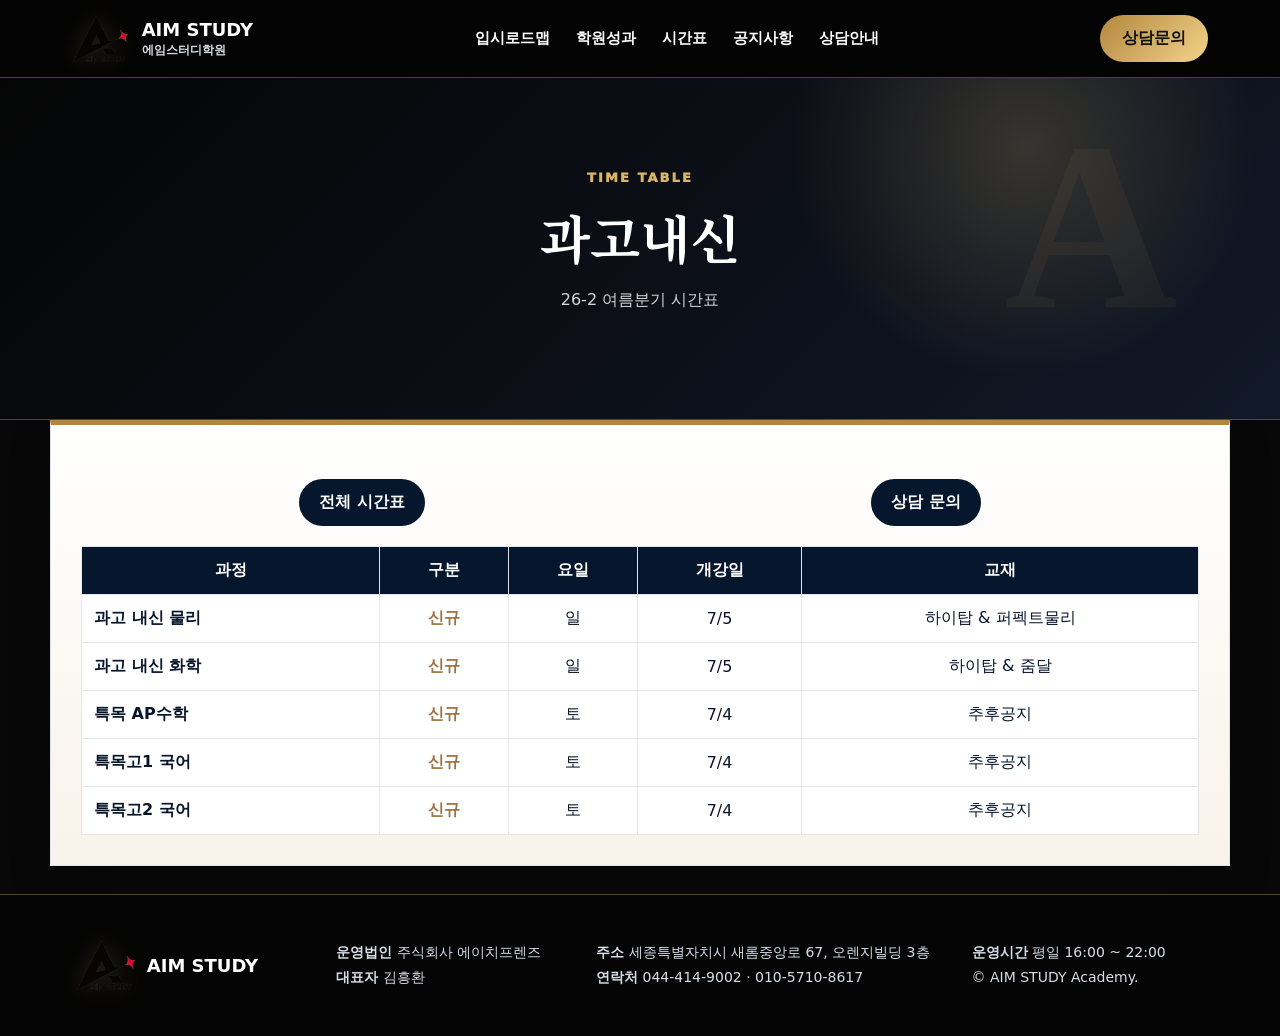
<file: timetable/science-high-exam/index.html>
<!doctype html><html lang="ko"><head><title>과고내신 시간표 | 에임스터디학원</title><meta charset="utf-8"><meta name="viewport" content="width=device-width, initial-scale=1"><link rel="preconnect" href="https://fonts.googleapis.com"><link rel="preconnect" href="https://fonts.gstatic.com" crossorigin><link href="https://fonts.googleapis.com/css2?family=Noto+Serif+KR:wght@500;700;900&family=SUIT:wght@400;500;700;800;900&display=swap" rel="stylesheet"><link rel="stylesheet" href="/styles.css"></head><body><header class="header"><a class="brand" href="/"><img src="/assets/logo-transparent.png"><span>AIM STUDY<small>에임스터디학원</small></span></a><nav><a href="/roadmap/">입시로드맵</a><a href="/results/">학원성과</a><a href="/timetable/">시간표</a><a href="/notice/">공지사항</a><a href="/contact/">상담안내</a></nav><a class="consult-btn" href="https://pf.kakao.com/_xghLaG" target="_blank">상담문의</a></header><main><section class="sub-hero"><p class="eyebrow">TIME TABLE</p><h1>과고내신</h1><p>26-2 여름분기 시간표</p></section><section class="section schedule-detail"><div class="page-actions"><a class="small-btn" href="/timetable/">전체 시간표</a><a class="small-btn gold-btn" href="https://pf.kakao.com/_xghLaG" target="_blank">상담 문의</a></div><div class="table-wrap"><table><thead><tr><th>과정</th><th>구분</th><th>요일</th><th>개강일</th><th>교재</th></tr></thead><tbody><tr><td>과고 내신 물리</td><td>신규</td><td>일</td><td>7/5</td><td>하이탑 &amp; 퍼펙트물리</td></tr><tr><td>과고 내신 화학</td><td>신규</td><td>일</td><td>7/5</td><td>하이탑 &amp; 줌달</td></tr><tr><td>특목 AP수학</td><td>신규</td><td>토</td><td>7/4</td><td>추후공지</td></tr><tr><td>특목고1 국어</td><td>신규</td><td>토</td><td>7/4</td><td>추후공지</td></tr><tr><td>특목고2 국어</td><td>신규</td><td>토</td><td>7/4</td><td>추후공지</td></tr></tbody></table></div></section></main><footer><div class="footer-logo"><img src="/assets/logo-transparent.png"><strong>AIM STUDY</strong></div><div><p><b>운영법인</b> 주식회사 에이치프렌즈</p><p><b>대표자</b> 김흥환</p></div><div><p><b>주소</b> 세종특별자치시 새롬중앙로 67, 오렌지빌딩 3층</p><p><b>연락처</b> 044-414-9002 · 010-5710-8617</p></div><div><p><b>운영시간</b> 평일 16:00 ~ 22:00</p><p>© AIM STUDY Academy.</p></div></footer></body></html>
</file>
<file: styles.css>
*{box-sizing:border-box}html{scroll-behavior:smooth}body{margin:0;font-family:SUIT,system-ui,sans-serif;color:#f7f1e6;background:#080808}a{color:inherit}img{max-width:100%;display:block}.header{height:78px;background:rgba(5,5,5,.96);color:#fff;display:flex;align-items:center;justify-content:space-between;padding:0 5.6vw;position:sticky;top:0;z-index:50;border-bottom:1px solid rgba(216,181,106,.35);backdrop-filter:blur(14px)}.brand{display:flex;align-items:center;gap:12px;text-decoration:none;font-weight:900}.brand img{width:58px;height:46px;object-fit:contain;filter:drop-shadow(0 0 10px rgba(216,181,106,.18))}.brand span{font-size:18px;line-height:1.05}.brand small{display:block;font-size:12px;color:#d7dde7;margin-top:4px}.header nav{display:flex;gap:26px}.header nav a{text-decoration:none;font-weight:800;font-size:15px}.consult-btn{background:linear-gradient(135deg,#b3863e,#f3d48a);color:#111;text-decoration:none;padding:13px 22px;border-radius:999px;font-weight:950}.hero{min-height:720px;background:radial-gradient(circle at 80% 20%,rgba(243,212,138,.17),transparent 25%),linear-gradient(135deg,#050505 0%,#111 52%,#241607 100%);display:grid;grid-template-columns:1.15fr .85fr;align-items:center;gap:40px;padding:80px 7vw;position:relative;overflow:hidden}.hero:before{content:"";position:absolute;inset:0;background:linear-gradient(90deg,rgba(255,255,255,.028) 1px,transparent 1px),linear-gradient(rgba(255,255,255,.024) 1px,transparent 1px);background-size:72px 72px}.hero-logo-bg{position:absolute;right:8vw;top:70px;font-family:Georgia,serif;font-size:520px;line-height:.8;color:rgba(216,181,106,.055);font-weight:900;pointer-events:none}.hero-text{position:relative;z-index:2}.eyebrow{color:#d8b56a;font-weight:950;letter-spacing:.16em;font-size:13px;margin:0 0 14px}.hero h1,.section-head h2,.sub-hero h1,.schedule-block h3,.roadmap-section h2{font-family:'Noto Serif KR',serif}.hero h1{font-size:64px;line-height:1.13;font-weight:700;letter-spacing:-.05em;margin:0 0 26px;color:#fff}.hero h1 strong{color:#f3d48a;font-weight:900}.lead{font-size:21px;line-height:1.8;color:#e5e7eb}.hero-actions{display:flex;gap:12px;margin-top:34px}.btn{display:inline-flex;align-items:center;justify-content:center;border-radius:999px;text-decoration:none;font-weight:950;padding:16px 28px}.gold,.gold-btn{background:linear-gradient(135deg,#b3863e,#f3d48a);color:#111}.line{border:1px solid #d8b56a;color:#fff;background:transparent}.hero-card{position:relative;z-index:2;justify-self:center;width:min(350px,100%);background:linear-gradient(160deg,rgba(255,255,255,.11),rgba(255,255,255,.035));border:1px solid rgba(216,181,106,.4);border-radius:30px;padding:38px;text-align:center;box-shadow:0 34px 100px rgba(0,0,0,.45)}.hero-card img{width:220px;margin:0 auto 20px;filter:drop-shadow(0 12px 22px rgba(0,0,0,.45)) drop-shadow(0 0 18px rgba(216,181,106,.14))}.hero-card p{letter-spacing:.18em;color:#d8b56a;font-weight:900}.hero-card strong{display:block;font-family:'Noto Serif KR',serif;font-size:34px;color:#fff}.premium-band{display:grid;grid-template-columns:repeat(4,1fr);max-width:1160px;margin:-58px auto 0;position:relative;z-index:3;background:#111827;border:1px solid rgba(216,181,106,.45);box-shadow:0 24px 70px rgba(0,0,0,.35)}.premium-band a{text-decoration:none;text-align:center;padding:34px;border-right:1px solid rgba(216,181,106,.25)}.premium-band b{display:block;font-size:44px;color:#f3d48a}.premium-band span{color:#e5e7eb;font-weight:900}.section{max-width:1180px;margin:0 auto;padding:84px 0}.section-head{text-align:center;margin-bottom:34px}.section-head h2{font-size:42px;margin:8px 0;color:#fff}.section-head p{color:#cbd5e1}.trophy{display:inline-block;margin-right:8px;filter:drop-shadow(0 0 10px rgba(243,212,138,.35))}.dark-results{max-width:none;background:radial-gradient(circle at 50% 0,rgba(216,181,106,.08),transparent 35%),#0b1020;padding-left:6vw;padding-right:6vw}.total-result{max-width:900px;margin:0 auto 30px;text-align:center;background:linear-gradient(160deg,rgba(255,255,255,.09),rgba(255,255,255,.035));border:1px solid rgba(216,181,106,.45);border-radius:30px;padding:34px;box-shadow:0 26px 80px rgba(0,0,0,.28)}.total-result span{display:block;color:#d8b56a;font-weight:950;letter-spacing:.16em}.total-result strong{display:block;font-size:82px;color:#f3d48a}.total-result p{margin:0;color:#e5e7eb;font-weight:900}.result-count-grid{max-width:1180px;margin:0 auto 38px;display:grid;grid-template-columns:repeat(4,1fr);gap:18px}.result-count-card{text-decoration:none;background:linear-gradient(180deg,#fff,#f8f3ea);color:#07152b;border:1px solid rgba(216,181,106,.55);border-radius:26px;padding:26px;box-shadow:0 22px 60px rgba(0,0,0,.26);text-align:center}.result-count-card .cup{font-size:44px}.result-count-card h3{font-family:'Noto Serif KR',serif;font-size:28px;margin:10px 0 18px}.mini-stats{display:grid;grid-template-columns:1fr 1fr;gap:10px}.mini-stats p{background:#f8fafc;padding:14px;margin:0;border-radius:14px}.mini-stats span{display:block;color:#667085;font-size:14px;font-weight:800}.mini-stats b{display:block;color:#9d7141;font-size:28px}.result-count-card>strong{display:block;margin-top:18px;background:#06162d;color:#f3d48a;padding:13px;border-radius:999px}.result-images{max-width:1180px;margin:0 auto;display:grid;grid-template-columns:repeat(3,1fr);gap:22px}.result-images.large{grid-template-columns:1fr;max-width:760px}.result-images a{display:block;border-radius:24px;overflow:hidden;box-shadow:0 28px 80px rgba(0,0,0,.38);border:1px solid rgba(216,181,106,.4);background:#111}.small-btn{display:inline-block;margin:24px auto 0;background:#06162d;color:#fff;text-decoration:none;border-radius:999px;padding:13px 20px;font-weight:900}.category-grid,.roadmap-cards{display:grid;grid-template-columns:repeat(4,1fr);gap:18px}.roadmap-cards{grid-template-columns:repeat(3,1fr)}.category-card,.roadmap-cards a{text-decoration:none;background:linear-gradient(180deg,#fff,#f8f3ea);color:#07152b;border:1px solid rgba(216,181,106,.45);padding:28px;box-shadow:0 16px 40px rgba(0,0,0,.18);transition:.2s}.category-card:hover,.roadmap-cards a:hover{transform:translateY(-5px)}.category-card span,.roadmap-cards span{font-size:28px;color:#9d7141;font-weight:950}.category-card h3,.roadmap-cards h3{font-size:22px;margin:12px 0 8px}.category-card p,.roadmap-cards p{color:#667085}.roadmap-section{max-width:1120px;margin:0 auto;padding:70px 6vw}.roadmap-section h2{text-align:center;color:#f3d48a;font-size:42px;margin:0 0 40px}.timeline{position:relative;max-width:900px;margin:0 auto}.timeline:before{content:"";position:absolute;left:36px;top:0;bottom:0;width:2px;background:linear-gradient(#b3863e,#f3d48a)}.timeline article{display:grid;grid-template-columns:76px 1fr;gap:22px;margin-bottom:26px}.dot{width:74px;height:74px;border-radius:50%;background:linear-gradient(135deg,#b3863e,#f3d48a);color:#111;display:flex;align-items:center;justify-content:center;font-weight:950;position:relative;z-index:2}.timeline-card{background:linear-gradient(160deg,rgba(255,255,255,.1),rgba(255,255,255,.04));border:1px solid rgba(216,181,106,.38);border-radius:24px;padding:26px;box-shadow:0 24px 70px rgba(0,0,0,.28)}.timeline-card span{color:#f3d48a;font-weight:900}.timeline-card h3{font-size:25px;margin:8px 0;color:#fff}.timeline-card li{color:#d1d5db;margin:8px 0}.roadmap-nav{display:flex;gap:12px;justify-content:center}.roadmap-nav a{border:1px solid rgba(216,181,106,.45);border-radius:999px;padding:12px 18px;text-decoration:none;font-weight:900;background:#111827}.growth{max-width:none;background:#0b1020;padding-left:6vw;padding-right:6vw}.growth-grid{max-width:1180px;margin:0 auto;display:grid;grid-template-columns:repeat(7,1fr);gap:12px}.growth-grid article{background:linear-gradient(180deg,#fff,#f8f3ea);color:#07152b;border-top:5px solid #b3863e;padding:20px;text-align:center}.growth-grid b{font-size:26px;color:#9d7141}.schedule-block,.schedule-detail{background:linear-gradient(180deg,#fff,#f8f3ea);color:#07152b;border:1px solid #dfe3e8;padding:30px;margin-bottom:28px;border-top:5px solid #b3863e;box-shadow:0 16px 40px rgba(0,0,0,.18)}.table-wrap{overflow-x:auto}table{width:100%;border-collapse:collapse;min-width:860px;background:#fff}th,td{border:1px solid #e5e7eb;padding:13px 12px;text-align:center}th{background:#06162d;color:#fff}td:first-child{text-align:left;font-weight:900}td:nth-child(2){color:#9d7141;font-weight:900}.page-actions{display:flex;justify-content:flex-end;gap:10px;margin-bottom:20px}.notice-grid{display:grid;grid-template-columns:repeat(3,1fr);gap:20px}.notice-grid article{background:linear-gradient(180deg,#fff,#f8f3ea);color:#07152b;border-top:5px solid #b3863e;padding:24px;box-shadow:0 18px 45px rgba(0,0,0,.18)}.notice-grid span{background:#06162d;color:#f3d48a;padding:5px 12px;border-radius:999px;font-weight:900}.notice-grid h3{font-size:21px}.notice-grid p{color:#555}.notice-img{margin:16px 0;border:1px solid #ddd;border-radius:12px}.contact-section{max-width:1160px;margin:70px auto;display:grid;grid-template-columns:1fr .8fr 1fr;background:linear-gradient(180deg,#fff,#f8f3ea);color:#07152b;border:1px solid rgba(216,181,106,.45)}.contact-section>div{padding:34px}.qr-card{text-align:center;border-left:1px solid #dfe3e8;border-right:1px solid #dfe3e8}.qr-card img{width:170px;margin:12px auto}.map-card{background:#f8fafc}.map-card a{display:inline-block;background:#06162d;color:#fff;text-decoration:none;border-radius:999px;padding:12px 18px;font-weight:900}.sub-hero{background:radial-gradient(circle at 80% 20%,rgba(243,212,138,.18),transparent 22%),linear-gradient(135deg,#050505,#111827);color:#fff;text-align:center;padding:92px 6vw;border-bottom:1px solid rgba(216,181,106,.35);position:relative;overflow:hidden}.sub-hero:after{content:"A";position:absolute;right:8vw;top:10px;font-family:Georgia,serif;font-size:240px;color:rgba(216,181,106,.055);font-weight:900}.sub-hero h1{font-size:52px;margin:8px 0;position:relative;z-index:1}.sub-hero p{position:relative;z-index:1}.sub-hero p:last-child{color:#d1d5db}footer{background:#050505;color:#d7dde7;display:grid;grid-template-columns:1fr 1fr 1.5fr 1fr;gap:28px;padding:42px 6vw;font-size:14px;border-top:1px solid rgba(216,181,106,.35)}.footer-logo{display:flex;align-items:center;gap:12px;color:#fff;font-size:18px}.footer-logo img{width:58px;filter:drop-shadow(0 0 10px rgba(216,181,106,.18))}footer p{margin:7px 0}@media(max-width:980px){.header nav,.consult-btn{display:none}.header{justify-content:center}.hero{grid-template-columns:1fr;padding:64px 5vw}.hero h1{font-size:40px}.hero-card{display:none}.premium-band,.result-images,.result-count-grid,.category-grid,.notice-grid,.contact-section,footer,.roadmap-cards,.growth-grid,.mini-stats{grid-template-columns:1fr}.premium-band{margin:0}.premium-band a{border-right:0;border-bottom:1px solid rgba(216,181,106,.25)}.section{padding:64px 5vw}.page-actions,.roadmap-nav{flex-direction:column}.timeline:before{left:25px}.timeline article{grid-template-columns:54px 1fr}.dot{width:54px;height:54px}.qr-card{border:0;border-top:1px solid #dfe3e8;border-bottom:1px solid #dfe3e8}footer{text-align:center}.footer-logo{justify-content:center}}
.result-count-card{position:relative;overflow:hidden}
.result-count-card:before{content:"";position:absolute;inset:0;background:linear-gradient(135deg,rgba(243,212,138,.22),transparent 38%);pointer-events:none}
.result-count-card>*{position:relative;z-index:1}
@media(max-width:1100px){.result-count-grid{grid-template-columns:repeat(2,1fr)}}
@media(max-width:700px){.result-count-grid{grid-template-columns:1fr}}
</file>
